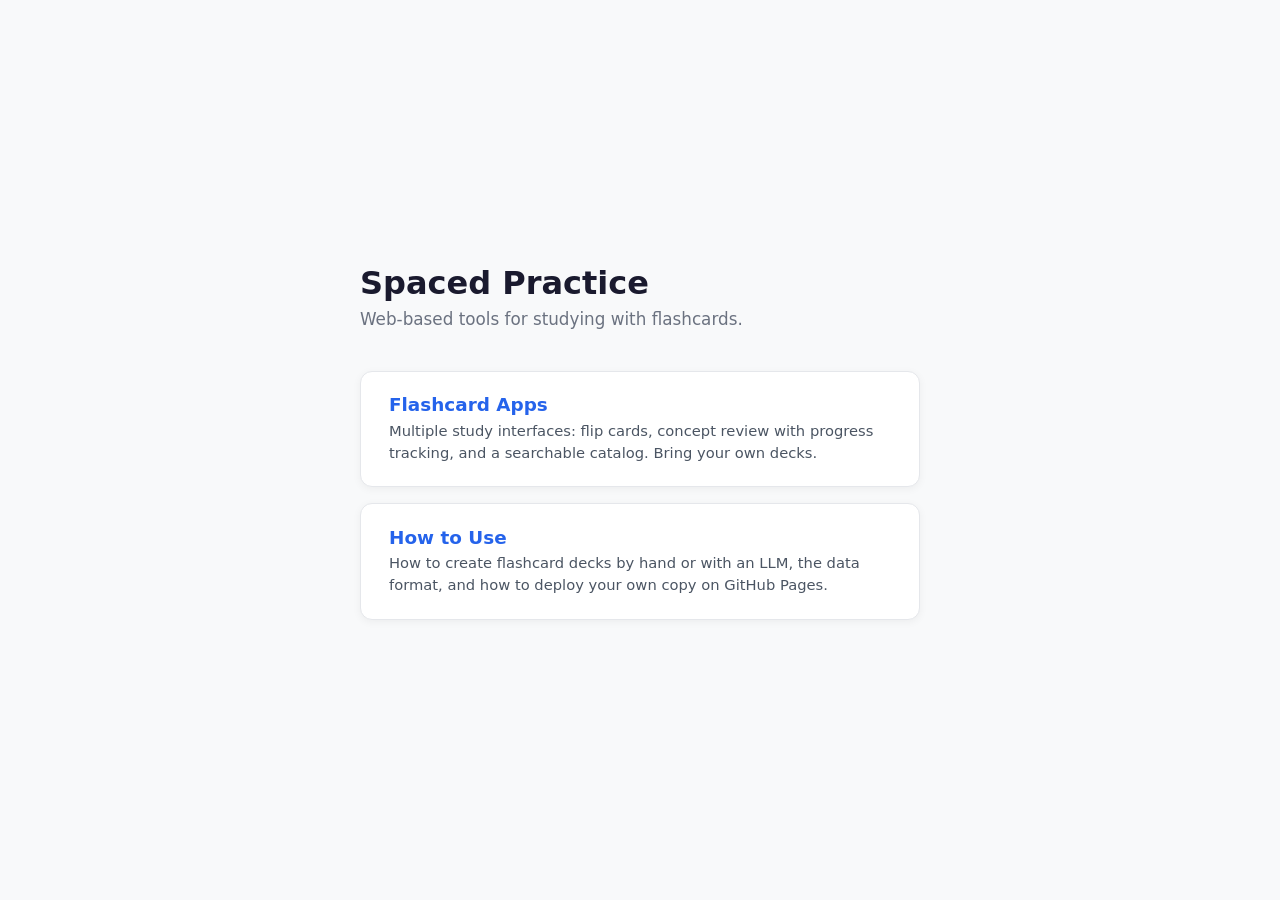
<file: index.html>
<!DOCTYPE html>
<html lang="en">
<head>
  <meta charset="UTF-8">
  <meta name="viewport" content="width=device-width, initial-scale=1.0">
  <title>Spaced Practice</title>
  <style>
    *, *::before, *::after { box-sizing: border-box; }

    body {
      margin: 0;
      font-family: system-ui, -apple-system, Segoe UI, Roboto, Arial, sans-serif;
      background: #f8f9fa;
      color: #1a1a2e;
      min-height: 100vh;
      display: flex;
      align-items: center;
      justify-content: center;
      padding: 2em 1em;
    }

    .container {
      max-width: 560px;
      width: 100%;
    }

    h1 {
      font-size: 2em;
      margin: 0 0 0.2em 0;
    }

    .tagline {
      color: #6b7280;
      margin: 0 0 2.5em 0;
      font-size: 1.05em;
    }

    .entry {
      background: white;
      border: 1px solid #e5e7eb;
      border-radius: 12px;
      padding: 1.4em 1.75em;
      margin-bottom: 1em;
      box-shadow: 0 2px 8px rgba(0,0,0,0.05);
      text-decoration: none;
      color: inherit;
      display: block;
      transition: box-shadow 0.15s, border-color 0.15s;
    }

    .entry:hover {
      box-shadow: 0 4px 16px rgba(0,0,0,0.1);
      border-color: #2563eb;
    }

    .entry h2 {
      margin: 0 0 0.25em 0;
      font-size: 1.15em;
      color: #2563eb;
    }

    .entry p {
      margin: 0;
      font-size: 0.92em;
      color: #4b5563;
      line-height: 1.5;
    }
  </style>
</head>
<body>
  <div class="container">
    <h1>Spaced Practice</h1>
    <p class="tagline">Web-based tools for studying with flashcards.</p>

    <a class="entry" href="flashCards/index.html">
      <h2>Flashcard Apps</h2>
      <p>Multiple study interfaces: flip cards, concept review with progress tracking, and a searchable catalog. Bring your own decks.</p>
    </a>

    <a class="entry" href="README.md">
      <h2>How to Use</h2>
      <p>How to create flashcard decks by hand or with an LLM, the data format, and how to deploy your own copy on GitHub Pages.</p>
    </a>
  </div>
</body>
</html>
</file>
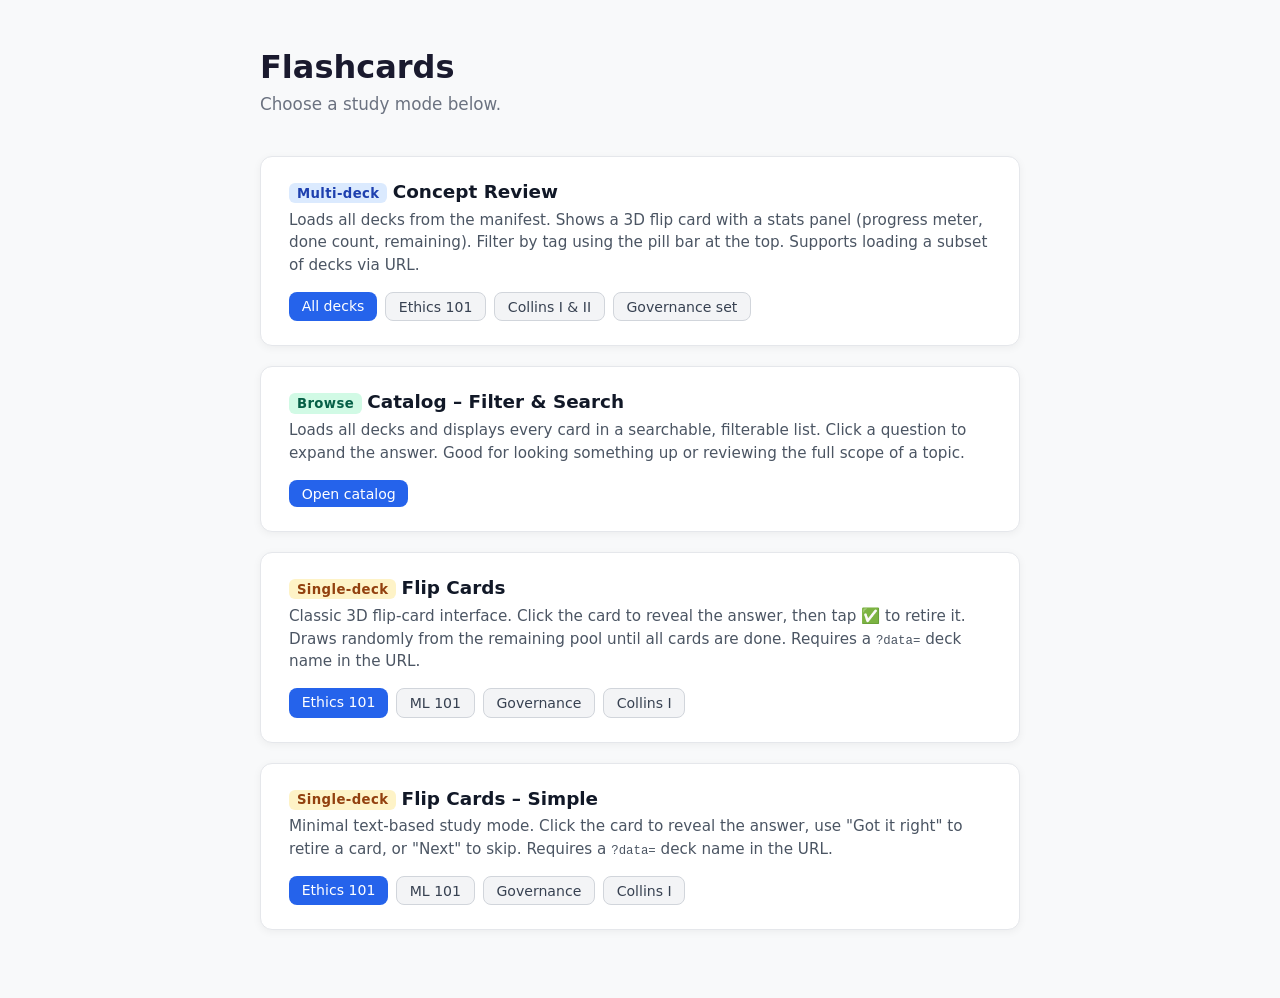
<file: flashCards/index.html>
<!DOCTYPE html>
<html lang="en">
<head>
  <meta charset="UTF-8">
  <meta name="viewport" content="width=device-width, initial-scale=1.0">
  <title>Flashcards – Choose an App</title>
  <style>
    *, *::before, *::after { box-sizing: border-box; }

    body {
      margin: 0;
      font-family: system-ui, -apple-system, Segoe UI, Roboto, Arial, sans-serif;
      background: #f8f9fa;
      color: #1a1a2e;
      min-height: 100vh;
      padding: 3em 1em;
    }

    .container {
      max-width: 760px;
      margin: 0 auto;
    }

    h1 {
      font-size: 2em;
      margin: 0 0 0.25em 0;
    }

    .subtitle {
      color: #6b7280;
      margin: 0 0 2.5em 0;
      font-size: 1.05em;
    }

    .app-card {
      background: white;
      border: 1px solid #e5e7eb;
      border-radius: 12px;
      padding: 1.5em 1.75em;
      margin-bottom: 1.25em;
      box-shadow: 0 2px 8px rgba(0,0,0,0.05);
    }

    .app-card h2 {
      margin: 0 0 0.3em 0;
      font-size: 1.15em;
      color: #111827;
    }

    .app-card p {
      margin: 0 0 1em 0;
      font-size: 0.95em;
      color: #4b5563;
      line-height: 1.5;
    }

    .links {
      display: flex;
      flex-wrap: wrap;
      gap: 0.5em;
    }

    .links a {
      display: inline-block;
      padding: 0.4em 0.9em;
      border-radius: 8px;
      font-size: 0.88em;
      font-weight: 500;
      text-decoration: none;
      background: #2563eb;
      color: white;
      transition: background 0.15s;
    }

    .links a:hover {
      background: #1d4ed8;
    }

    .links a.secondary {
      background: #f3f4f6;
      color: #374151;
      border: 1px solid #d1d5db;
    }

    .links a.secondary:hover {
      background: #e5e7eb;
    }

    .badge {
      display: inline-block;
      font-size: 0.72em;
      font-weight: 600;
      padding: 0.2em 0.6em;
      border-radius: 6px;
      margin-right: 0.4em;
      vertical-align: middle;
      letter-spacing: 0.03em;
    }

    .badge.multi  { background: #dbeafe; color: #1e40af; }
    .badge.single { background: #fef3c7; color: #92400e; }
    .badge.browse { background: #d1fae5; color: #065f46; }
  </style>
</head>
<body>
  <div class="container">
    <h1>Flashcards</h1>
    <p class="subtitle">Choose a study mode below.</p>

    <!-- conceptReviewByTag -->
    <div class="app-card">
      <h2><span class="badge multi">Multi-deck</span>Concept Review</h2>
      <p>
        Loads all decks from the manifest. Shows a 3D flip card with a stats panel
        (progress meter, done count, remaining). Filter by tag using the pill bar at the top.
        Supports loading a subset of decks via URL.
      </p>
      <div class="links">
        <a href="conceptReviewByTag.html">All decks</a>
        <a href="conceptReviewByTag.html?decks=ethics101&tag=ethics101" class="secondary">Ethics 101</a>
        <a href="conceptReviewByTag.html?decks=collins01,collins02" class="secondary">Collins I &amp; II</a>
        <a href="conceptReviewByTag.html?decks=governance,controlOversight,deterrence,offSwitch" class="secondary">Governance set</a>
      </div>
    </div>

    <!-- catalogWithFilterAndSearch -->
    <div class="app-card">
      <h2><span class="badge browse">Browse</span>Catalog – Filter &amp; Search</h2>
      <p>
        Loads all decks and displays every card in a searchable, filterable list.
        Click a question to expand the answer. Good for looking something up or
        reviewing the full scope of a topic.
      </p>
      <div class="links">
        <a href="catalogWithFilterAndSearch.html">Open catalog</a>
      </div>
    </div>

    <!-- flashCards -->
    <div class="app-card">
      <h2><span class="badge single">Single-deck</span>Flip Cards</h2>
      <p>
        Classic 3D flip-card interface. Click the card to reveal the answer,
        then tap ✅ to retire it. Draws randomly from the remaining pool until
        all cards are done. Requires a <code>?data=</code> deck name in the URL.
      </p>
      <div class="links">
        <a href="flashCards.html?data=ethics101">Ethics 101</a>
        <a href="flashCards.html?data=ML101" class="secondary">ML 101</a>
        <a href="flashCards.html?data=governance" class="secondary">Governance</a>
        <a href="flashCards.html?data=collins01" class="secondary">Collins I</a>
      </div>
    </div>

    <!-- flashCardsSmall -->
    <div class="app-card">
      <h2><span class="badge single">Single-deck</span>Flip Cards – Simple</h2>
      <p>
        Minimal text-based study mode. Click the card to reveal the answer,
        use "Got it right" to retire a card, or "Next" to skip.
        Requires a <code>?data=</code> deck name in the URL.
      </p>
      <div class="links">
        <a href="flashCardsSmall.html?data=ethics101">Ethics 101</a>
        <a href="flashCardsSmall.html?data=ML101" class="secondary">ML 101</a>
        <a href="flashCardsSmall.html?data=governance" class="secondary">Governance</a>
        <a href="flashCardsSmall.html?data=collins01" class="secondary">Collins I</a>
      </div>
    </div>

  </div>
</body>
</html>
</file>
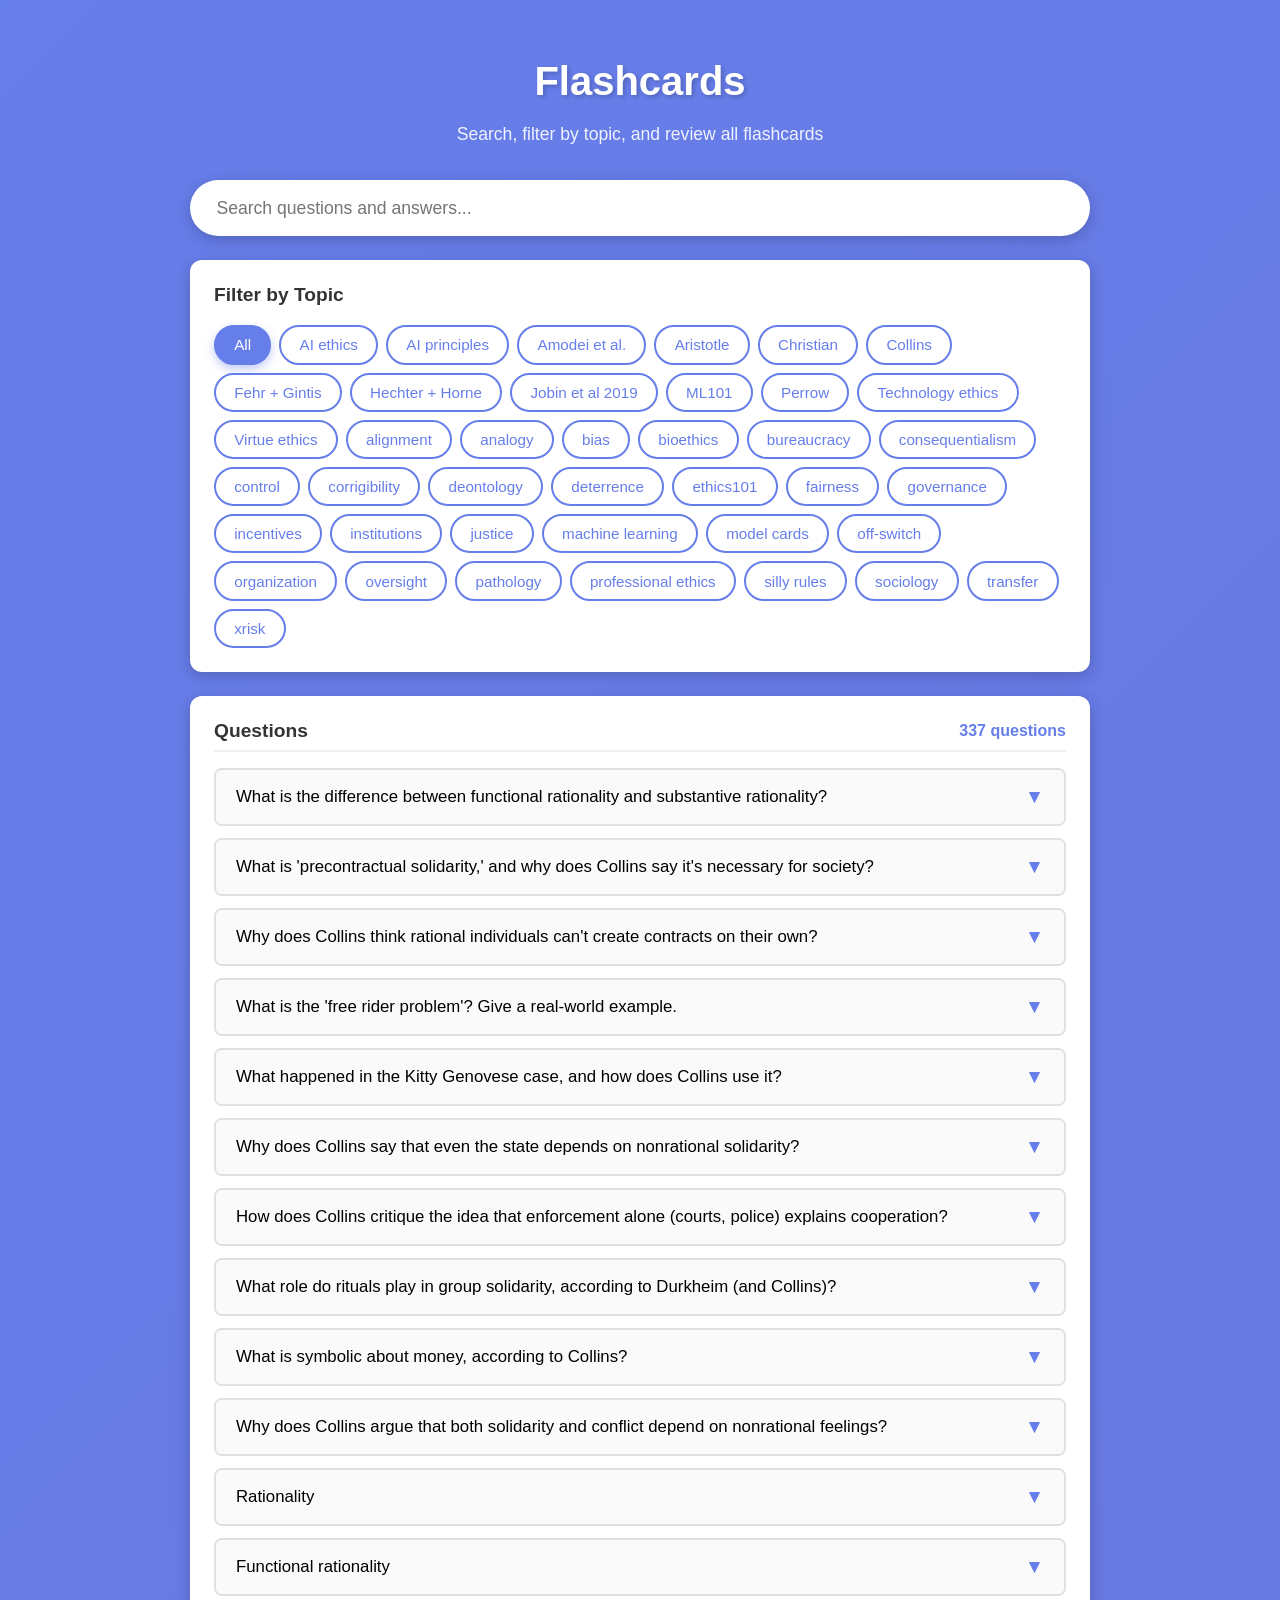
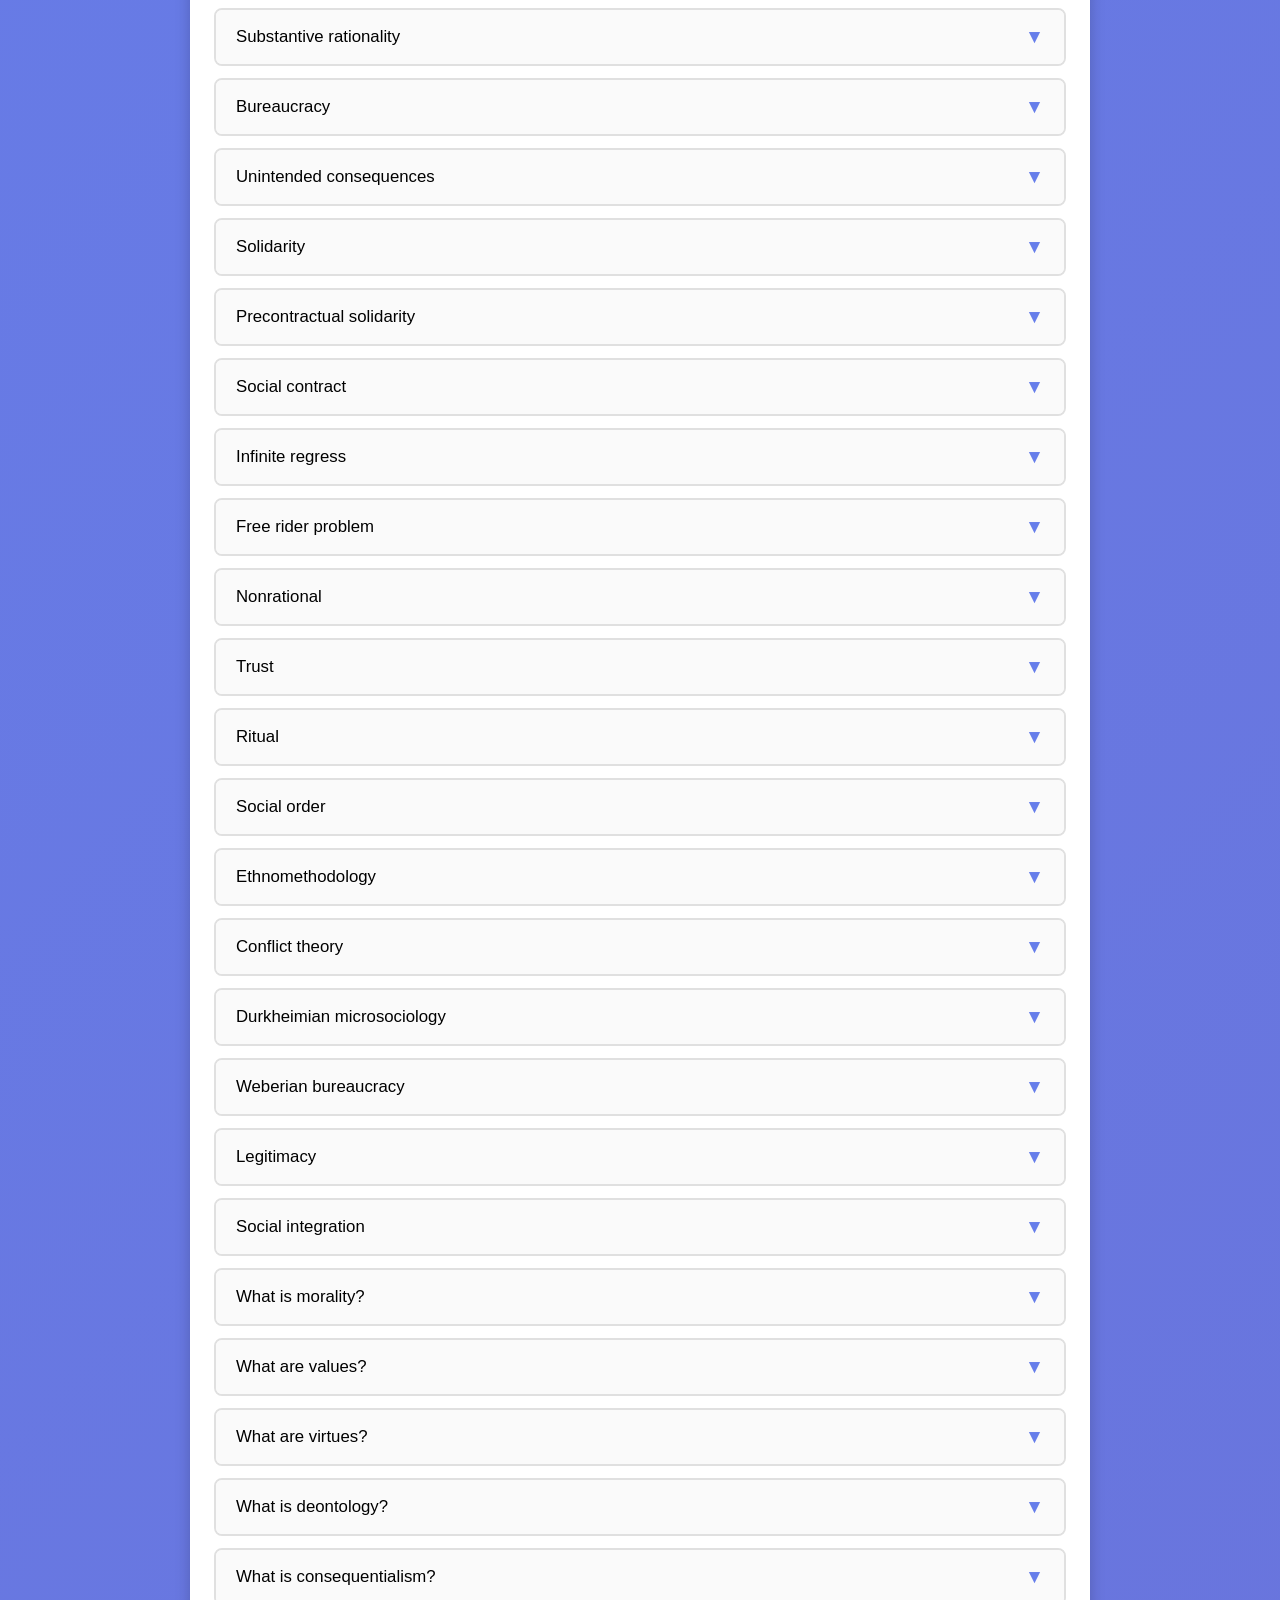
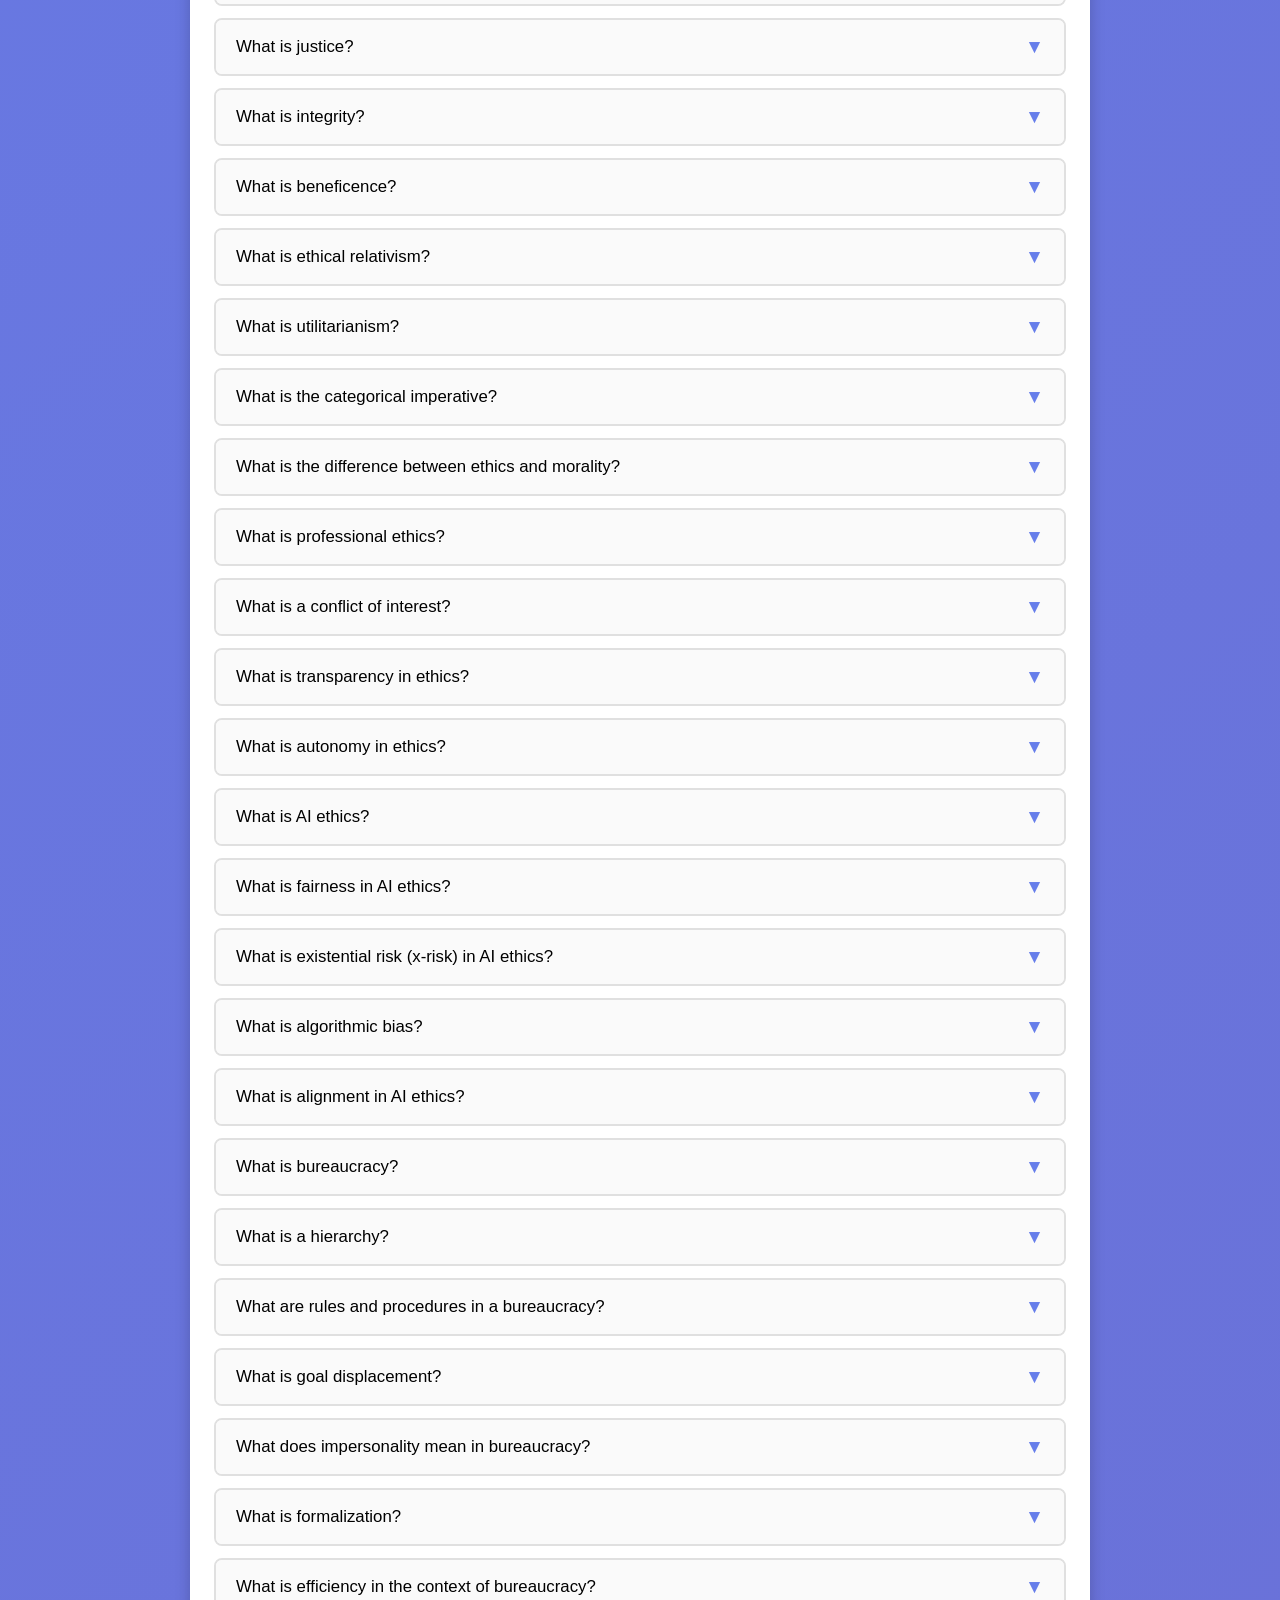
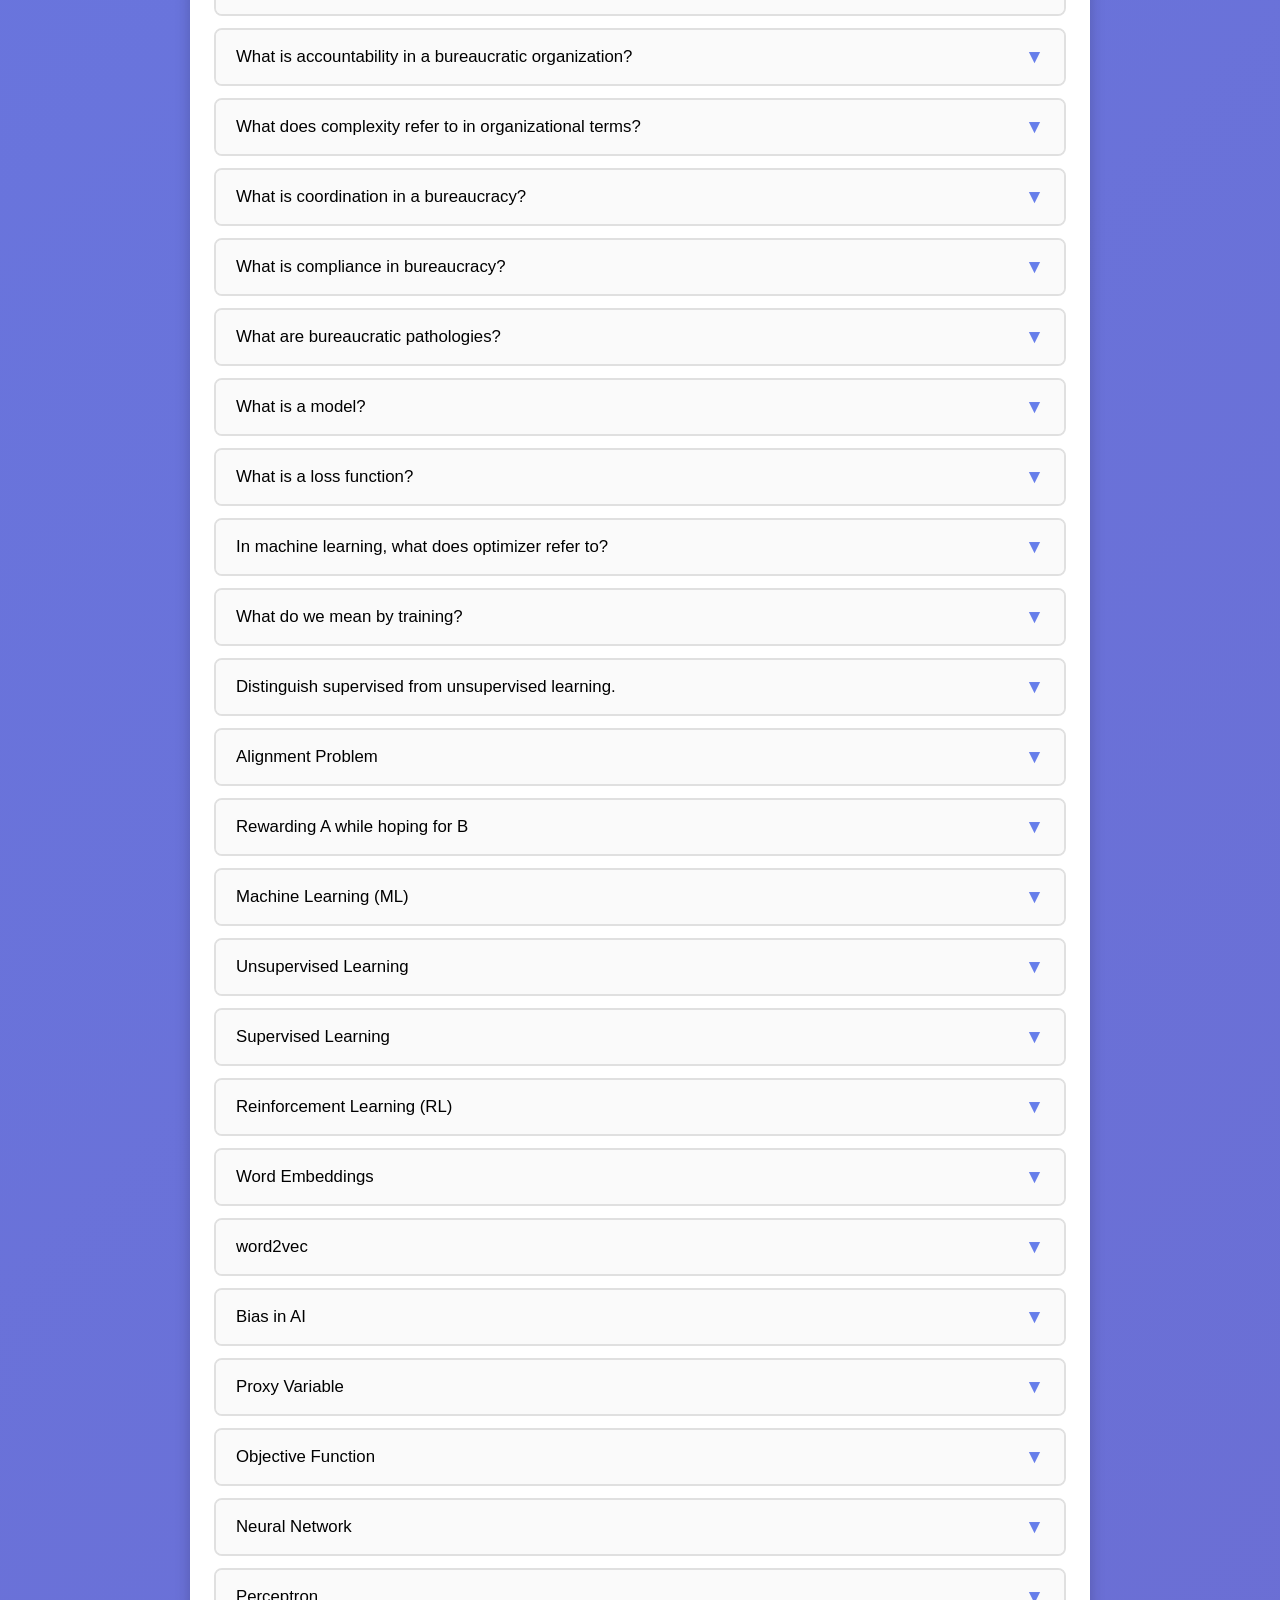
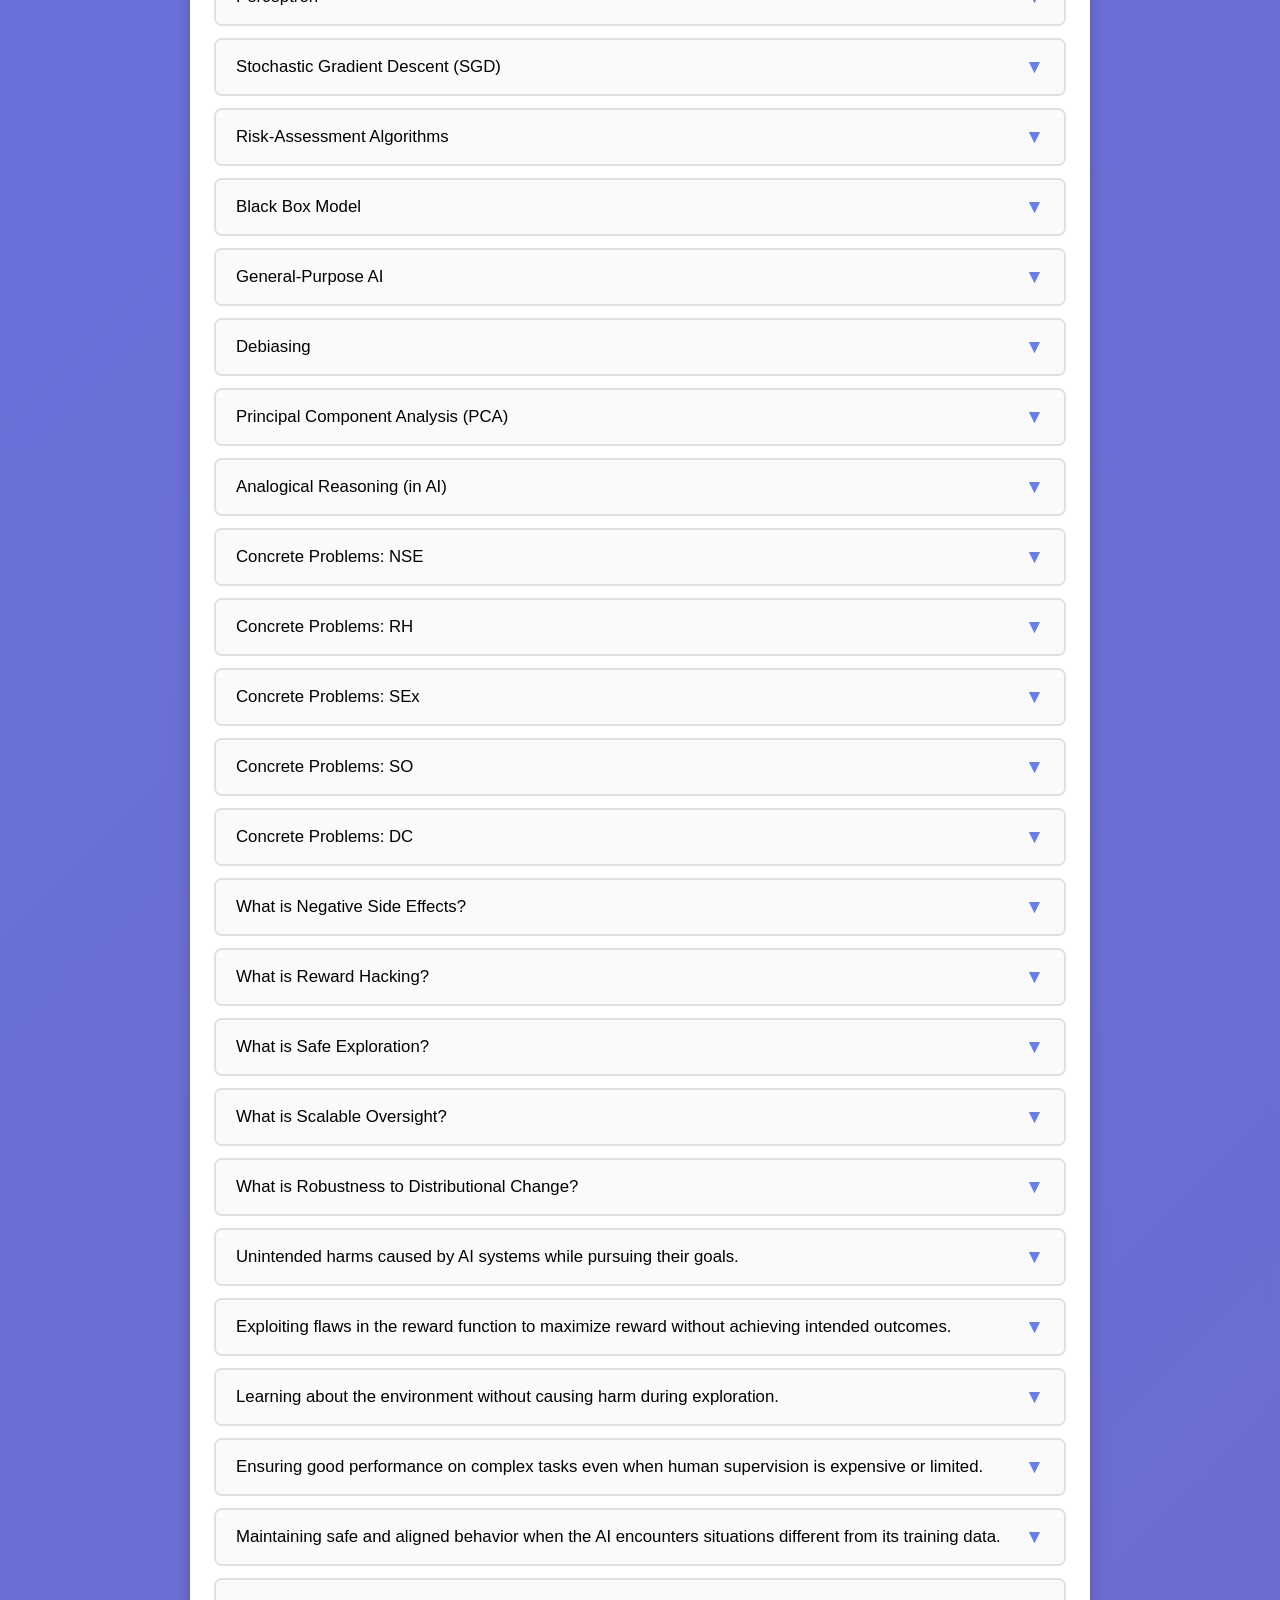
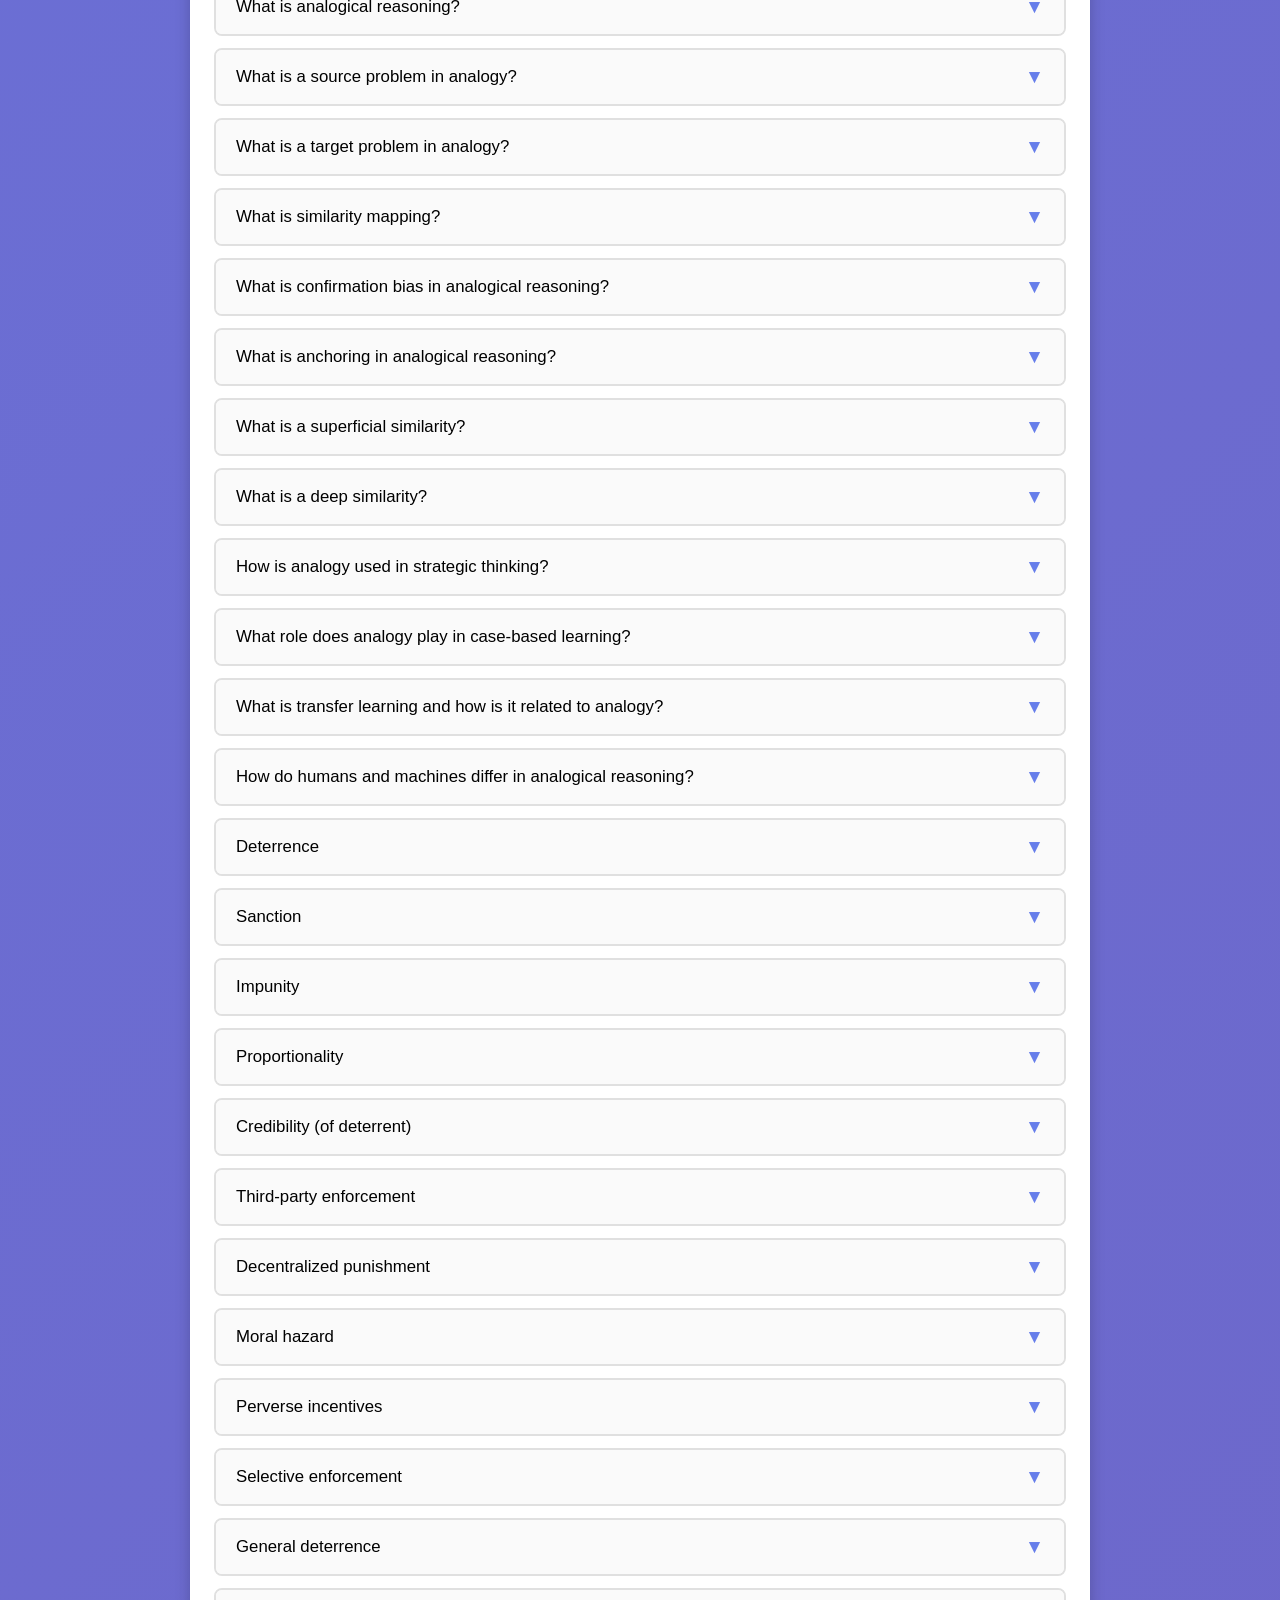
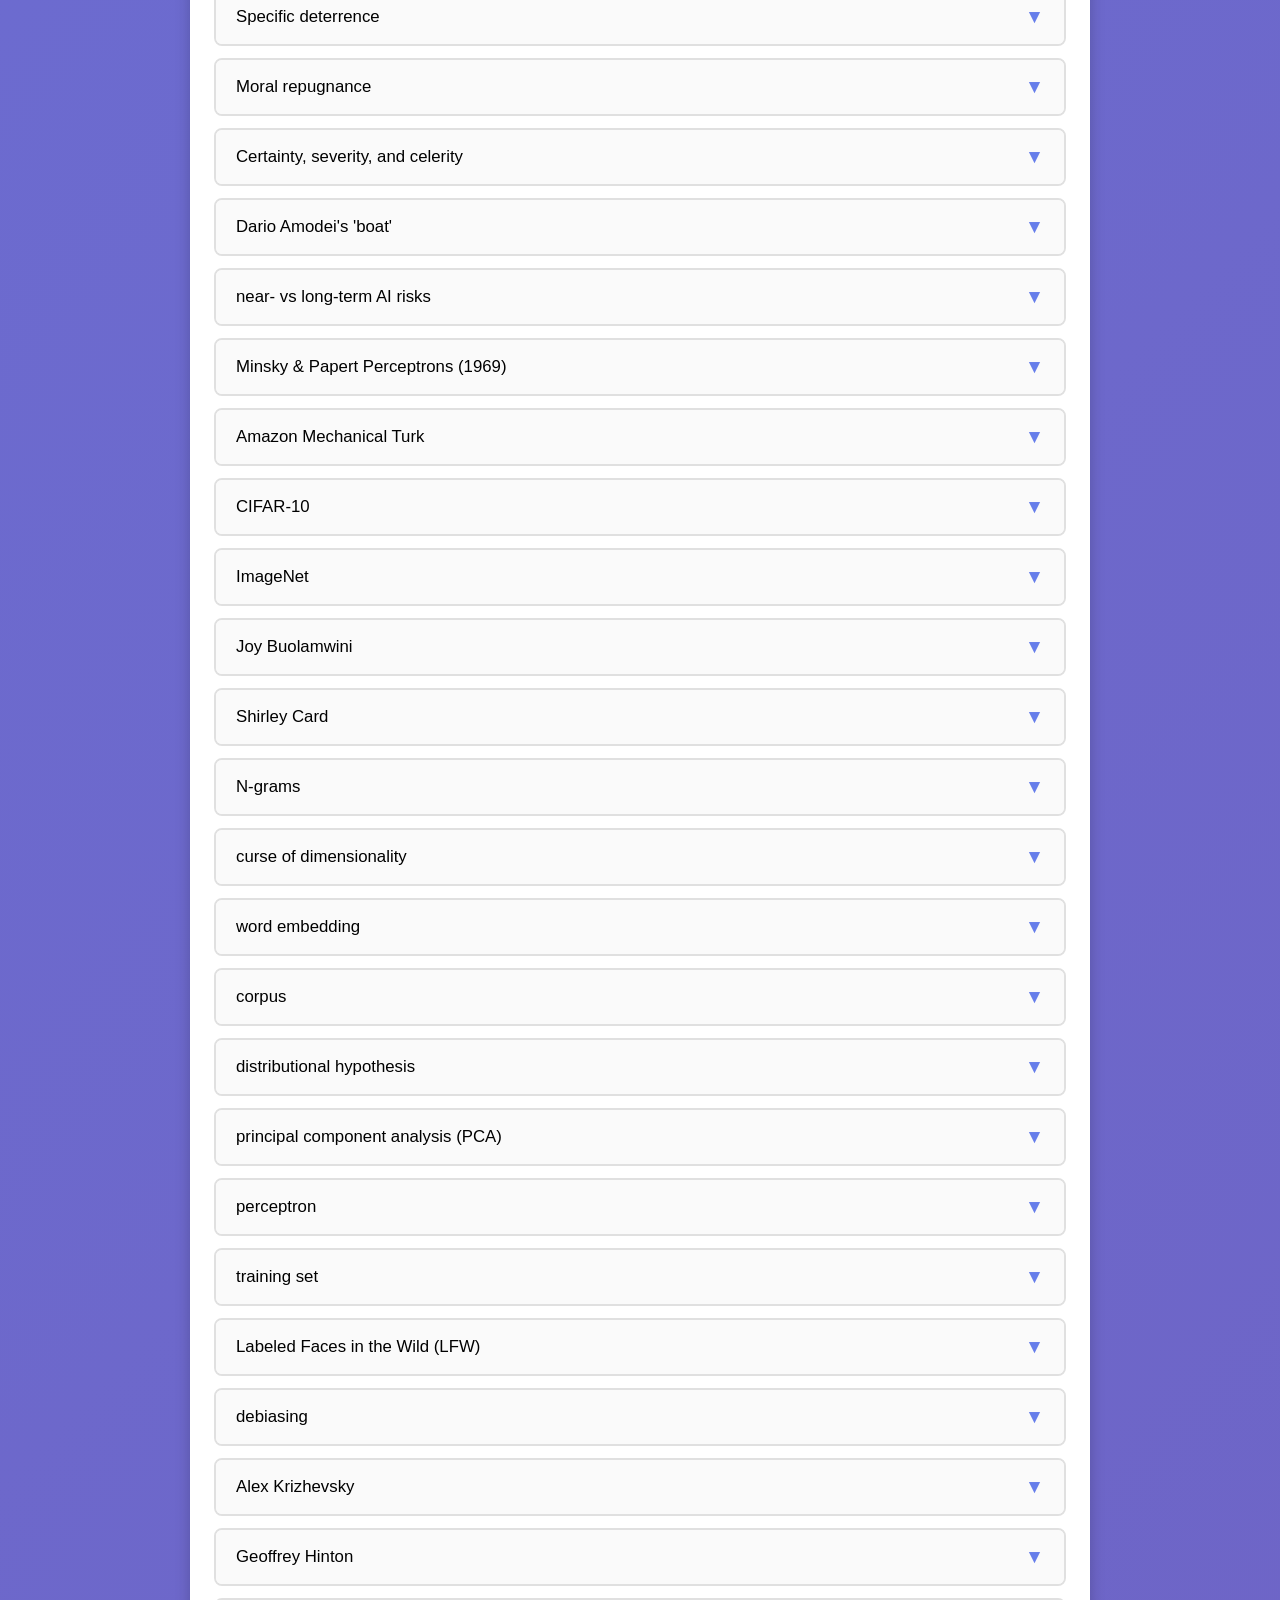
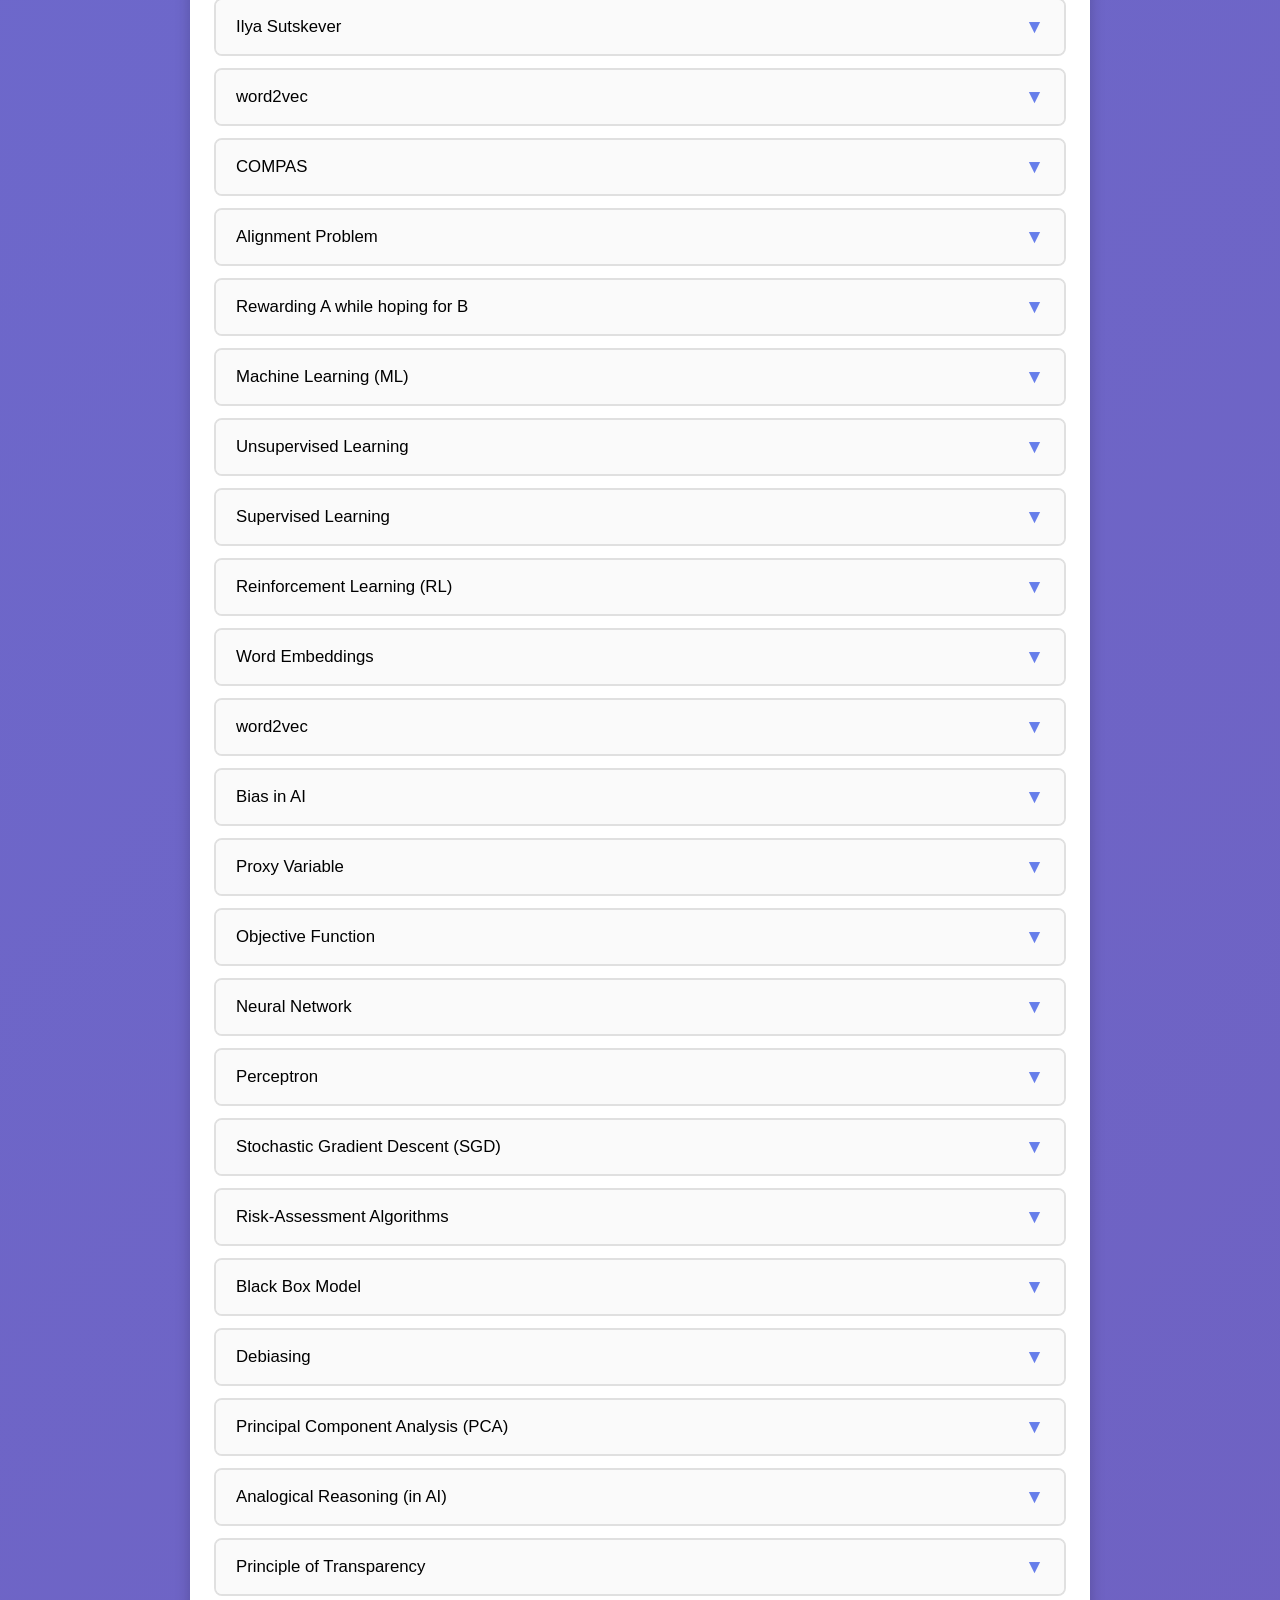
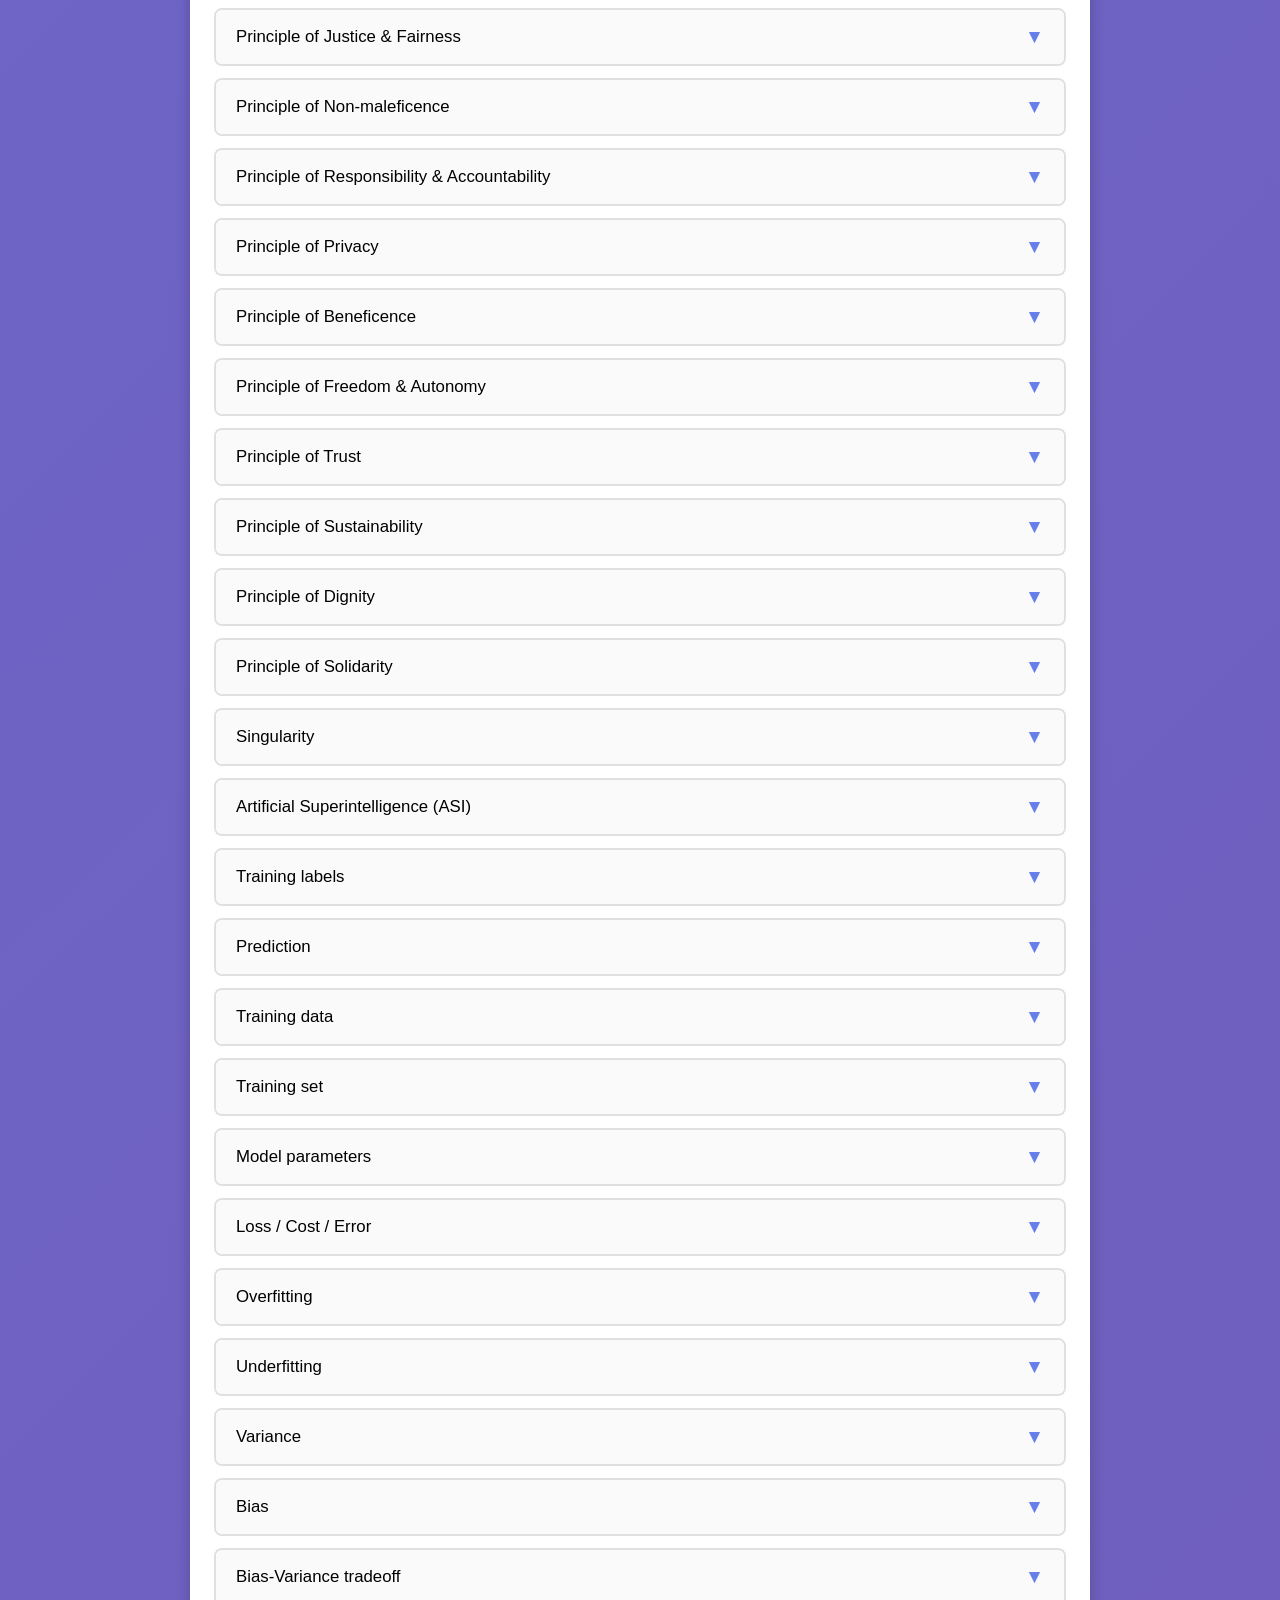
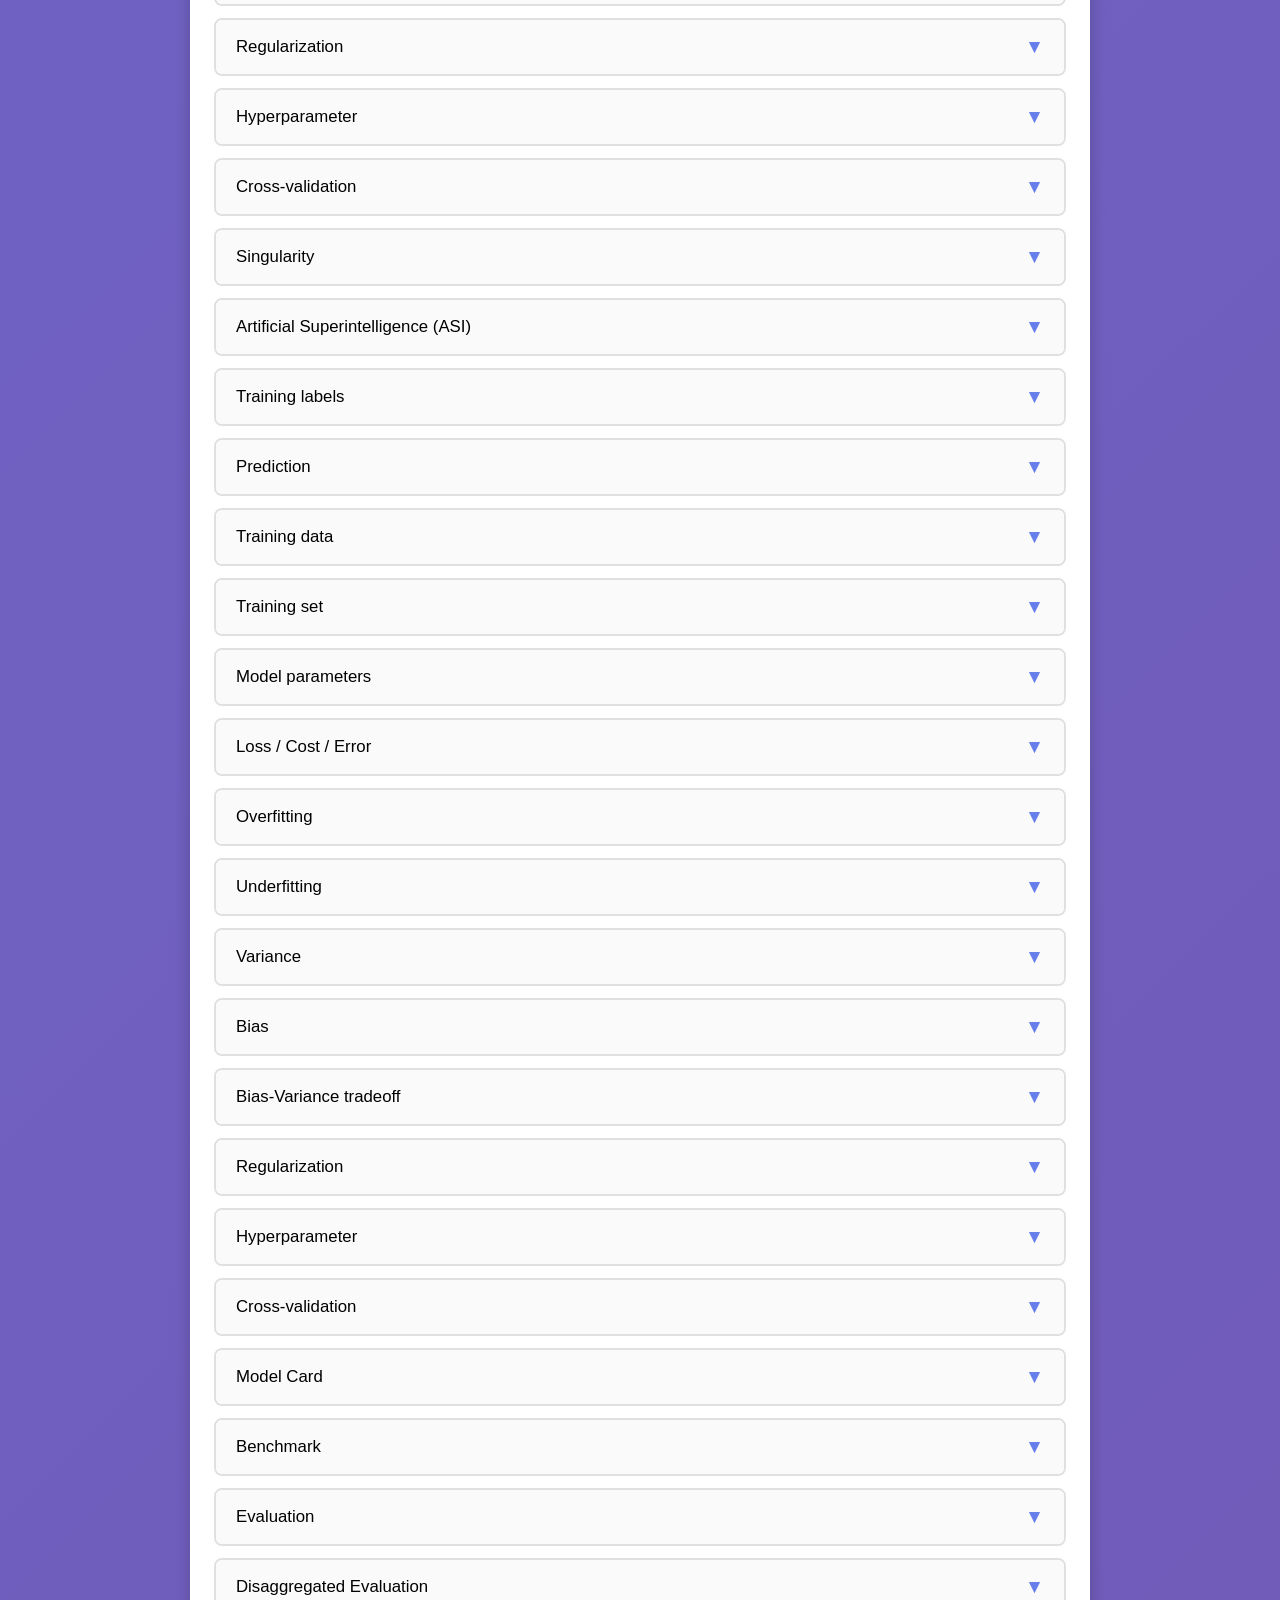
<file: flashCards/catalogWithFilterAndSearch.html>
<!DOCTYPE html>
<html lang="en">
<head>
  <meta charset="UTF-8">
  <meta name="viewport" content="width=device-width, initial-scale=1.0">
  <title>Flashcards</title>
  <link rel="stylesheet" href="css/catalog.css">
</head>
<body>

<div class="container">
  <h1>Flashcards</h1>
  <p class="subtitle">Search, filter by topic, and review all flashcards</p>

  <div class="search-section">
    <input
      type="text"
      id="searchInput"
      placeholder="Search questions and answers..."
      autocomplete="off"
    >
  </div>

  <div class="tag-section">
    <h2>Filter by Topic</h2>
    <div class="tag-buttons" id="tagButtons">
      <button class="tag-btn active" data-tag="all">All</button>
    </div>
  </div>

  <div class="questions-section">
    <div class="questions-header">
      <h2>Questions</h2>
      <span class="question-count" id="questionCount">0 questions</span>
    </div>
    <div id="questionsList">
      <div class="loading">Loading flashcards...</div>
    </div>
  </div>
</div>

<script>
window.catalogDataFiles = [
  'collins01', 'collins02', 'ethics101', 'whyBureaucracy',
  'ML101', 'Alignment_Problem', 'amodeietal01', 'amodeietal02',
  'analogy', 'deterrence', 'christianAlignmentProblem01',
  'jobinetal2019', 'ml4h_p1', 'ml4h_p21', 'modelCards',
  'sillyRules', 'socialOrderVocabulary', 'virtueEthics',
  'offSwitch', 'controlOversight', 'governance', 'ethicsShort'
];
</script>
<script src="js/catalog-engine.js"></script>

</body>
</html>
</file>
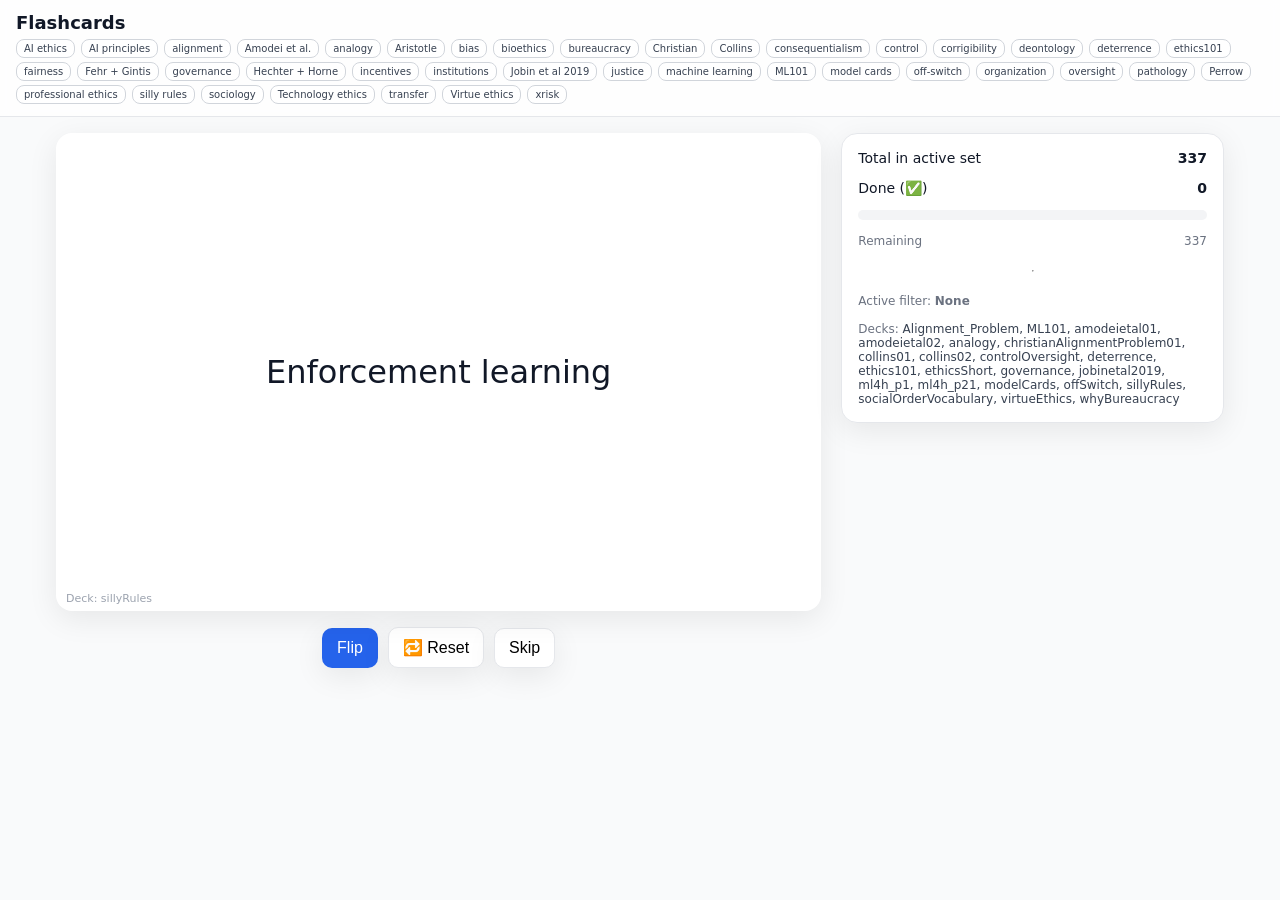
<file: flashCards/conceptReviewByTag.html>
<!DOCTYPE html>
<html lang="en">
<head>
<meta charset="UTF-8" />
<meta name="viewport" content="width=device-width, initial-scale=1.0"/>
<title>Spaced Practice</title>
<style>
  :root{
    --bg:#f9fafb; --card:#fff; --accent:#2563eb; --muted:#6b7280; --ok:#16a34a;
    --shadow:0 8px 30px rgba(0,0,0,.08);
  }
  *{box-sizing:border-box}
  body{
    margin:0; font-family:system-ui,-apple-system,Segoe UI,Roboto,Inter,Arial;
    background:var(--bg); color:#111827; min-height:100vh; display:flex; flex-direction:column;
  }
  header{
    width:100%; padding:12px 16px; position:sticky; top:0; background:linear-gradient(#ffffffcc,#ffffffcc);
    backdrop-filter: saturate(1.2) blur(6px); border-bottom:1px solid #e5e7eb; z-index:10;
  }
  .title { margin:0 0 6px 0; font-weight:600; font-size:18px;}
  .keyword-bar{ display:flex; gap:4px 6px; flex-wrap:wrap; align-items:center; margin-top: 2px; }
  .pill{
    font-size:10px; font-weight: 500; line-height:1.1; padding:3px 7px; border-radius:8px; border:1px solid #d1d5db;
    background:#fff; color:#374151; cursor:pointer; user-select:none; 
    white-space: nowrap; transition: background 0.1s, border-color 0.1s;
  }
  .pill:hover {
    background: #f3f4f6;
  }
  .pill.active{ border-color:var(--accent); color:#fff; background:var(--accent) }
  .pill.clear{ background:#f3f4f6; color:#374151; border-color:#e5e7eb; font-style: italic; }

  main{
    width:100%; max-width:1200px; margin:0 auto; padding:16px; display:grid; gap:20px;
  }
  /* 2-column on non-mobile */
  @media (min-width: 900px){
    main { grid-template-columns: 2fr 1fr; align-items:start }
  }

  /* Card + flip */
  .card-zone{ display:flex; flex-direction:column; align-items:center; gap:16px }
  .card-wrapper{
    width:100%; max-width:820px; aspect-ratio: 16 / 10; /* landscape-ish */
    perspective: 1200px; margin:0 auto;
     /* Fallback for older browsers */
  /*height: min(60vh, 520px); */
  }
  .card{ position:relative; width:100%; height:100%; }
  .card-inner{
    position:absolute; inset:0; transition: transform 0.6s; transform-style:preserve-3d; will-change:transform;
  }
  .card.flipped .card-inner{ transform: rotateY(180deg); }

  .face{
    position:absolute; inset:0; backface-visibility:hidden; border-radius:16px; background:var(--card);
    box-shadow: var(--shadow); display:flex; align-items:center; justify-content:center; padding:24px;
  }
  .front{ font-size:2rem; text-align:center }

/*.face.front { position: relative; }
 #skipFrontBtn {
    position: absolute; right: 12px; bottom: 12px;
    font-size: 12px; padding: 6px 10px; border-radius: 999px;
    border: 1px solid #e5e7eb; background:#fff; cursor:pointer;
    box-shadow: 0 2px 10px rgba(0,0,0,.05);
    }
#skipFrontBtn:hover { border-color: #cbd5e1; }*/
    .deckRef {
        position: absolute;
        bottom: 6px;
        left: 10px;
        font-size: 11px;
        color: #9ca3af;          /* tailwind gray-400 */
        pointer-events: none;    /* no interference with clicks */
        user-select: none;
    }


  .back{
    transform: rotateY(180deg); background:#ecfdf5; color:#064e3b;
    display:flex; flex-direction:column; gap:12px; padding:20px;
  }
  .answer-text{ font-size:1.8rem; text-align:center; flex:1; display:flex; align-items:center; justify-content:center; }

  .controls{
    display:flex; gap:10px; align-items:center; justify-content:center; flex-wrap:wrap;
  }
  button{
    appearance:none; border:none; border-radius:10px; padding:10px 14px; cursor:pointer; font-size:16px;
    box-shadow: var(--shadow); background:#fff; border:1px solid #e5e7eb;
  }
  button.primary{ background:var(--accent); color:white; border-color:transparent }
  button.ghost{ background:transparent; border:1px dashed #cbd5e1; box-shadow:none }
  button.good{ background:#eafff1; color:#065f46; border-color:#bbf7d0 }

  /* Stats panel */
  .stats{
    background:#fff; border:1px solid #e5e7eb; border-radius:16px; padding:16px; box-shadow: var(--shadow);
    display:flex; flex-direction:column; gap:14px; position:sticky; top:76px;
  }
  .stat-row{ display:flex; justify-content:space-between; font-size:14px; color:#111827 }
  .stat-row .muted{ color:var(--muted) }
  .meter{
    height:10px; width:100%; background:#f3f4f6; border-radius:999px; overflow:hidden;
  }
  .meter > span{
    display:block; height:100%; background:linear-gradient(90deg, #34d399, #10b981); width:0%;
  }
  .small{ font-size:12px; color:var(--muted) }
  .decklist{ font-size:12px; color:#374151 }
</style>
</head>
<body>
  <header>
    <div class="title" id="pageTitle">Flashcards</div>
    <div class="keyword-bar" id="keywordBar">
      <!-- keyword pills injected here -->
    </div>
  </header>

  <main>
    <section class="card-zone">
      <div class="card-wrapper">
        <div class="card" id="card">
          <div class="card-inner" id="cardInner">
            <div class="face front" id="cardFront">
                <!--<button class="pill no-flip" id="skipFrontBtn" title="Skip this card">Skip</button>-->
                <div id="qText" class="qtext"></div>
                <div class="deckRef" id="deckRefFront"></div>
            </div>
            <div class="face back" id="cardBack">
              <div class="answer-text" id="answerText"></div>
              <div class="deckRef" id="deckRefBack"></div>
              <div class="controls">
                <button class="good no-flip" id="gotItBtn">✅ Got it</button>
                <!--<button class="ghost no-flip" id="skipBtn">Skip</button>-->
              </div>
            </div>
          </div>
        </div>
      </div>
      <div class="controls">
        <button class="primary" id="flipBtn">Flip</button>
        <button id="resetBtn">🔁 Reset</button>
        <button id="skipBtn">Skip</button>
      </div>
    </section>

    <aside class="stats">
      <div class="stat-row"><span>Total in active set</span><strong id="statTotal">0</strong></div>
      <div class="stat-row"><span>Done (✅)</span><strong id="statDone">0</strong></div>
      <div class="meter" aria-label="progress"><span id="meterBar"></span></div>
      <div class="stat-row small">
        <span class="muted">Remaining</span><span id="statRemain">0</span>
      </div>
      <hr/>
      <div class="small">Active filter: <strong id="statFilter">None</strong></div>
      <div class="small">Decks: <span class="decklist" id="statDecks"></span></div>
    </aside>
  </main>

  <!-- 1) bring in the manifest first -->
  <script src="manifest.js"></script>

  <script>
  // ====== URL params ======
  const params = new URLSearchParams(location.search);
  const decksParam = params.get('decks');          // comma-separated list, else all
  const tagParam   = params.get('tag');            // single tag filter (optional)
  const basePath   = params.get('base') || 'decks/';     // optional: e.g., "decks/"

  // ====== Deck capture shim (no changes to your deck files needed) ======
  // Each deck file sets window.topicHeading and window.flashcardData.
  // We intercept after load, capture, then clear.
  const capturedDecks = []; // {name, heading, cards}
  function captureCurrentDeck(filename){
    if (!window.flashcardData || !Array.isArray(window.flashcardData)) return;
    capturedDecks.push({
      name: filename.replace(/\.js$/,''),
      heading: window.topicHeading || filename,
      cards: window.flashcardData.map(c => ({
        question: c.question ?? '',
        answer:   c.answer ?? '',
        tags:     Array.isArray(c.tags) ? c.tags : []
      }))
    });
    // cleanup for next file
    delete window.flashcardData;
    delete window.topicHeading;
  }

  // ====== Load manifest and then selected decks ======
  const manifest = Array.isArray(window.decks) ? window.decks.slice() : [];
  const toLoad = (() => {
    if (!decksParam) return manifest;
    const wanted = new Set(decksParam.split(',').map(s=>s.trim()).filter(Boolean));
    return manifest.filter(fn => wanted.has(fn.replace(/\.js$/,'')));
  })();

  // Fall back if manifest missing:
  if (!toLoad.length && manifest.length){
    toLoad.push(...manifest);
  }

  // Helper to load one <script> and await onload
  function loadScript(src){
    return new Promise((resolve,reject)=>{
      const s = document.createElement('script');
      s.src = src;
      s.async = true;
      s.onload = ()=> resolve();
      s.onerror = ()=> reject(new Error('Failed to load '+src));
      document.head.appendChild(s);
    });
  }

  (async function init(){
    // Load decks serially so our capture sees each file
    for (const file of toLoad){
      const full = basePath ? `${basePath.replace(/\/?$/,'/')}${file}` : file;
      await loadScript(full);
      captureCurrentDeck(file);
    }

    // Merge active cards subject to tag filter
    const activeDecks = capturedDecks.slice();
    const activeCards = [];
    activeDecks.forEach(d => activeCards.push(...d.cards.map(c => ({...c, _deck:d.name}))));

    const allTags = [...new Set(activeCards.flatMap(c => c.tags))].sort((a,b)=>a.localeCompare(b));
    const keywordBar = document.getElementById('keywordBar');

    // Build tag pills
    let activeTag = tagParam || null;
    function renderPills(){
      keywordBar.innerHTML = '';
      if (activeTag){
        const clear = document.createElement('span');
        clear.className = 'pill clear';
        clear.textContent = 'Clear filter';
        clear.onclick = ()=>{ activeTag=null; applyFilter(); renderPills(); };
        keywordBar.appendChild(clear);
      }
      allTags.forEach(tag=>{
        const el = document.createElement('span');
        el.className = 'pill' + (activeTag===tag ? ' active':'');
        el.textContent = tag;
        el.onclick = ()=>{
          activeTag = (activeTag === tag) ? null : tag;
          applyFilter(); renderPills();
        };
        keywordBar.appendChild(el);
      });
    }

    // Heading
    const pageTitle = document.getElementById('pageTitle');
    if (activeDecks.length === 1) pageTitle.textContent = activeDecks[0].heading || 'Flashcards';
    else pageTitle.textContent = 'Flashcards';

    // Stats deck list
    document.getElementById('statDecks').textContent = activeDecks.map(d=>d.name).join(', ') || '—';

    // Card engine state
    let pool = activeCards.slice();       // filtered pool
    let used = new Set();                 // indices (within pool) marked ✅
    let currentIndex = null;

    // DOM handles
    const cardEl     = document.getElementById('card');
    const frontEl    = document.getElementById('cardFront');
    const backEl     = document.getElementById('cardBack');
    const ansEl      = document.getElementById('answerText');
    const flipBtn    = document.getElementById('flipBtn');
    const gotItBtn   = document.getElementById('gotItBtn');
    const skipBtn    = document.getElementById('skipBtn');
    const resetBtn   = document.getElementById('resetBtn');
    const deckRefFront = document.getElementById('deckRefFront');
    const qText = document.getElementById('qText');
    //const deckRefBack  = document.getElementById('deckRefBack');

    // Stats DOM
    const statTotal  = document.getElementById('statTotal');
    const statDone   = document.getElementById('statDone');
    const statRemain = document.getElementById('statRemain');
    const meterBar   = document.getElementById('meterBar');
    const statFilter = document.getElementById('statFilter');

    function updateStats(){
      const total = pool.length;
      const done  = used.size;
      const remain= Math.max(0,total - done);
      statTotal.textContent = total;
      statDone.textContent  = done;
      statRemain.textContent= remain;
      meterBar.style.width  = total ? ((done/total)*100).toFixed(2)+'%' : '0%';
      statFilter.textContent = activeTag || 'None';
    }

    function applyFilter(){
      used.clear();
      if (activeTag){
        pool = activeCards.filter(c=>c.tags.includes(activeTag));
      } else {
        pool = activeCards.slice();
      }
      if (!pool.length){
        qText.textContent = 'No cards match this filter.';
        ansEl.textContent = '';
      }
      updateStats();
      nextCard(true);
    }

    function nextCard(force=false){
      // snap back to front
      cardEl.classList.remove('flipped');

      if (!pool.length){
        qText.textContent = 'No cards to show.';
        ansEl.textContent = '';
        return;
      }
      // If all used -> congrats screen
      if (used.size === pool.length){
        qText.textContent = "🎉 You've completed all cards in this set!";
        ansEl.textContent = "Tap Reset to start over or pick another keyword.";
        return;
      }
      // choose from remaining
      const remainingIdx = pool
        .map((_,i)=>i)
        .filter(i=>!used.has(i));
      currentIndex = remainingIdx[Math.floor(Math.random()*remainingIdx.length)];
      qText.textContent = pool[currentIndex].question || '—';
      ansEl.textContent   = pool[currentIndex].answer   || '—';

        // show deck name (from our earlier capture)
        //console.log(pool[currentIndex]._deck);
        const ref = pool[currentIndex]._deck ? `Deck: ${pool[currentIndex]._deck}` : 'where did this come from';
        deckRefFront.textContent = ref;
        deckRefBack.textContent  = ref;
    }

    // Interactions
    function flip(){ cardEl.classList.toggle('flipped'); }
    flipBtn.onclick = flip;
    //cardEl.addEventListener('click', (e)=>{
      // avoid double triggering when pressing buttons on the back
      //if (e.target === gotItBtn || e.target === skipBtn) return; //changed to line below
    //  if (e.target.closest('.no-flip')) return;
    //  flip();
    //});
    cardEl.addEventListener('click', (e) => {
  // ignore clicks on control buttons
  if (e.target.closest('.no-flip') || e.target.closest('button')) return;

  if (cardEl.classList.contains('flipped')) {
    // if already on the back, advance to next card
    cardEl.classList.remove('flipped');
    nextCard();
  } else {
    // if on the front, flip to show the answer
    cardEl.classList.add('flipped');
  }
});

    gotItBtn.onclick = ()=>{
      if (currentIndex==null) return;
      used.add(currentIndex);
      updateStats();
      // brief delay to let user register the press
      setTimeout(()=>{ cardEl.classList.remove('flipped'); nextCard(); }, 200);
    };

    skipBtn.onclick = ()=>{
      // do not mark used; just move on
      setTimeout(()=>{ cardEl.classList.remove('flipped'); nextCard(); }, 100);
    };

    //const skipFrontBtn = document.getElementById('skipFrontBtn');
    //    skipFrontBtn.onclick = (e) => { 
    //    e.stopPropagation(); // don’t bubble to card click
    //    nextCard(true);
    //};


    resetBtn.onclick = ()=>{
      used.clear();
      updateStats();
      nextCard(true);
    };

    // Initial render
    renderPills();
    applyFilter(); // applies tagParam if present
  })().catch(err=>{
    document.getElementById('cardFront').textContent = 'Load error: ' + err.message;
  });
  </script>
</body>
</html>
</file>
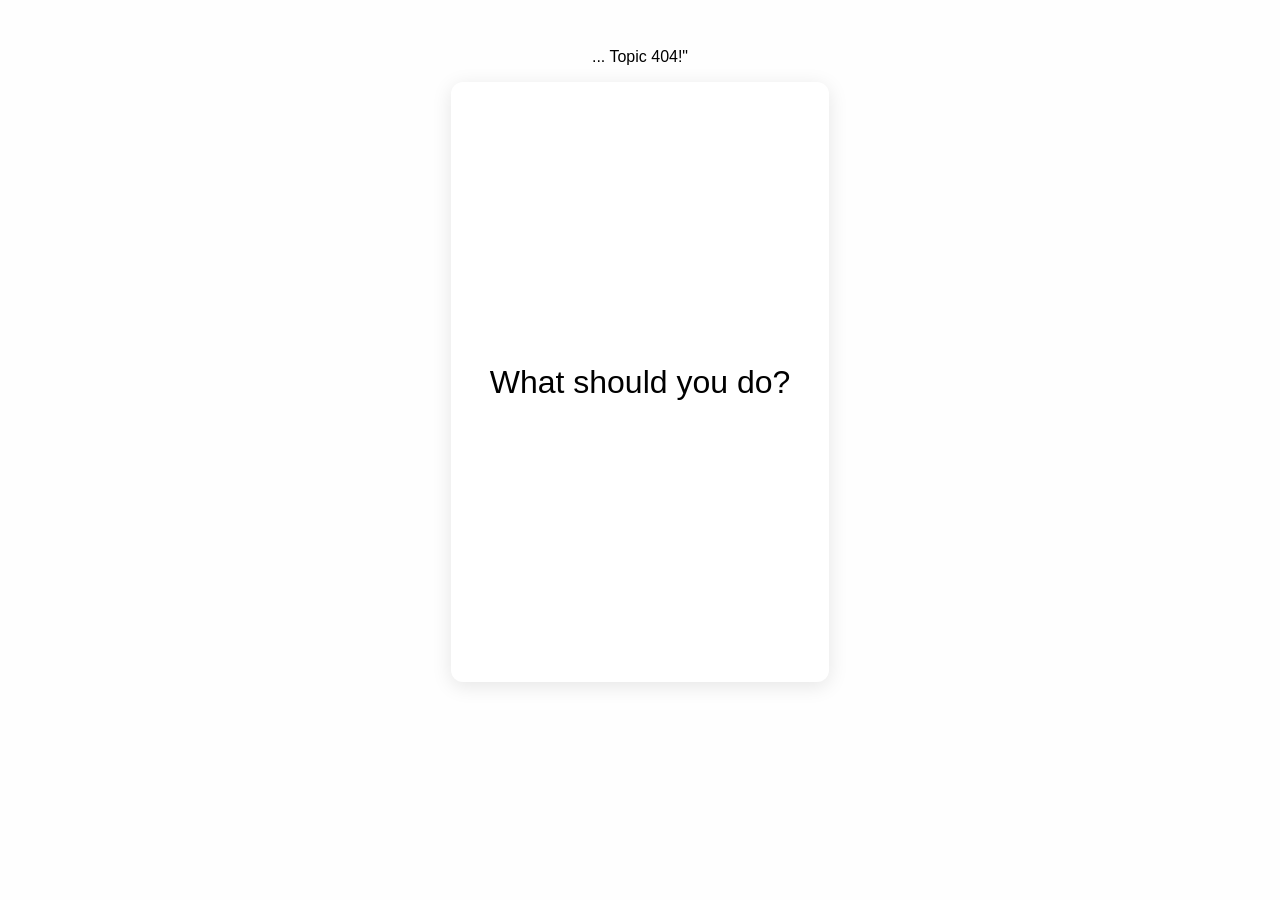
<file: flashCards/flashCards.html>
<!DOCTYPE html>
<html lang="en">
<head>
  <meta charset="UTF-8">
  <meta name="viewport" content="width=device-width, initial-scale=1.0">
  <title>Spaced Practice</title>
<link rel="stylesheet" href="css/flip-card.css">
<style>
  #retireBtn {
    position: absolute;
    bottom: 0.25em;
    right: 0.25em;
    font-size: 1.5em;
    background: transparent;
    border: none;
    cursor: pointer;
    z-index: 2;
  }
  #resetBtn { z-index: 2; }
  .answer-text {
    display: flex;
    justify-content: center;
    align-items: center;
    height: 100%;
    text-align: center;
    padding: 1em;
    box-sizing: border-box;
  }
</style>

</head>
<body>
    <p id="pageTitle"></p>
    <div class="card-wrapper">
        <div class="card" id="card">
            <div class="card-inner" id="cardInner">
            <div class="card-front" id="cardFront">Loading...</div>
            <div class="card-back" id="cardBack">
                <!--<button id="retireBtn" style="display: none;">✅</button>-->
            </div>
            </div>
        </div>
    </div>

    <div class="controls">
        <button id="retireBtn" style="display: none;">✅</button>
        <!--<button id="resetBtn" style="display: none;">🔁 Reset Deck</button>-->
        <button id="resetBtn" style="display: inline-block;">🔁 Reset Deck</button>
    </div>



<script>

  const params = new URLSearchParams(window.location.search);
  const dataFile = params.get('data') || 'none';
  //const dataFile = params.get('data') || 'collins01';
  const tag = params.get('tag') || 'none';

  const script = document.createElement('script');
  script.src = `decks/${dataFile}.js`;

  //const pageTitleH1 = document.getElementById("pageTitle");
  //pageTitleH1.innerText = pageTitleH1.innerText + ' ' + dataFile;

  script.onload = () => {
    if (!window.flashcardData) {
      document.getElementById('card').innerText = `No data found in ${dataFile}.js`;
      return;
    }

    document.getElementById("pageTitle").textContent = window.topicHeading || "Flashcards";

    const flashcards = window.flashcardData;
    let filteredCards;

    if (tag !== 'none') {
      filteredCards = flashcards.filter(card => card.tags.includes(tag));
    }
    else { 
      filteredCards = flashcards; 
    }

    let currentIndex = null;
    let usedIndices = new Set();
    const frontEl = document.getElementById("cardFront");
    const backEl = document.getElementById("cardBack");
    const cardWrapper = document.getElementById("card");

    function nextCard() {
        cardWrapper.classList.remove("flipped");
        const retireBtn = document.getElementById('retireBtn');
        if (retireBtn) retireBtn.style.display = 'none';
        document.getElementById('resetBtn').style.display = 'none';

        if (usedIndices.size === filteredCards.length) {
            frontEl.innerText = "🎉 You've completed all cards!";
            backEl.innerText = "Click 'Reset Deck' to start over.";
            if (retireBtn) retireBtn.style.display = 'none';
            document.getElementById('resetBtn').style.display = 'inline-block';
            return;
        }

        const unused = filteredCards
            .map((_, i) => i)
            .filter(i => !usedIndices.has(i));

        currentIndex = unused[Math.floor(Math.random() * unused.length)];
        frontEl.innerText = filteredCards[currentIndex].question;
        backEl.innerHTML = `
            <button id="retireBtn">
            ✅
            </button>
            <div class="answer-text">${filteredCards[currentIndex].answer}</div>
        `;
        document.getElementById('retireBtn').onclick = retireCard;
    }

    function retireCard() {
        usedIndices.add(currentIndex);
        setTimeout(() => {
            nextCard(); // delay to allow flip animation to visually reset
        }, 300); 
    }

    // Flip on click
    document.getElementById("card").addEventListener("click", () => {
    if (!cardWrapper.classList.contains("flipped")) {
        cardWrapper.classList.add("flipped");
        document.getElementById('retireBtn').style.display = 'inline-block';
        }
    });

    document.getElementById("cardBack").addEventListener("click", () => {    
        cardWrapper.classList.remove("flipped");
        setTimeout(() => {
            nextCard(); // delay to allow flip animation to visually reset
        }, 300); // less than your CSS transition (600ms)
    });


    document.getElementById('resetBtn').onclick = () => {
        usedIndices.clear();
        document.getElementById('resetBtn').style.display = 'none';
        nextCard();
    };

    nextCard();

  };

  script.onerror = () => {
    document.getElementById('card').innerText = `Could not load ${dataFile}.js`;
  };

  document.head.appendChild(script);
</script>

</body>
</html>
</file>
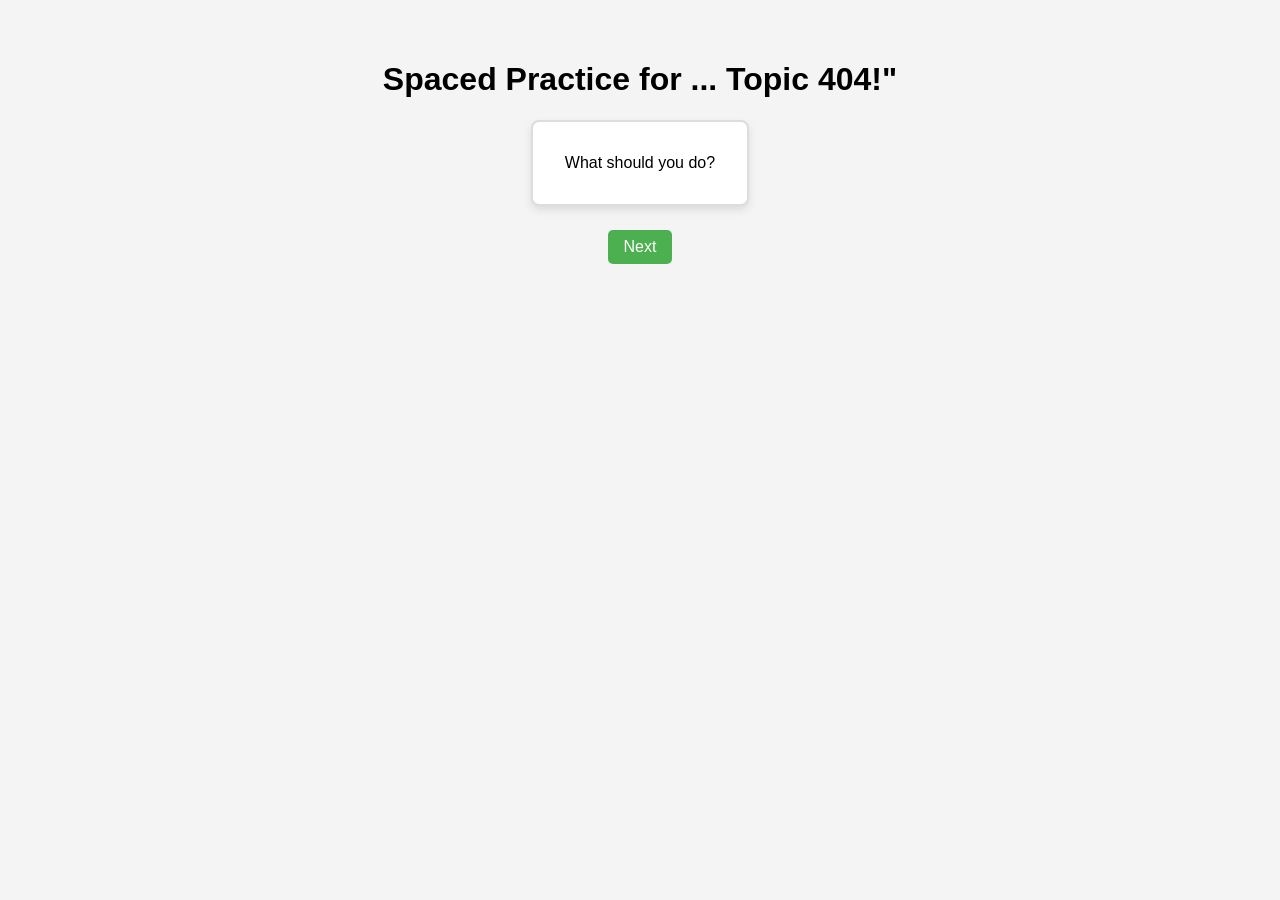
<file: flashCards/flashCardsSmall.html>
<!DOCTYPE html>
<html lang="en">
<head>
  <meta charset="UTF-8">
  <meta name="viewport" content="width=device-width, initial-scale=1.0">
  <title>Spaced Practice</title>
  <style>
    body {
      font-family: Arial, sans-serif;
      background-color: #f4f4f4;
      display: flex;
      flex-direction: column;
      align-items: center;
      padding: 2rem;
    }
    #card {
      background: white;
      border: 2px solid #ddd;
      border-radius: 8px;
      padding: 2rem;
      max-width: 600px;
      text-align: center;
      cursor: pointer;
      box-shadow: 0 4px 8px rgba(0,0,0,0.1);
    }
    #answer {
      display: none;
      margin-top: 1rem;
      font-style: italic;
      color: #2c662d;
    }
    #controls {
      margin-top: 1.5rem;
    }
    button {
      margin: 0 0.5rem;
      padding: 0.5rem 1rem;
      border: none;
      border-radius: 5px;
      background-color: #4CAF50;
      color: white;
      font-size: 1rem;
      cursor: pointer;
    }
    button:hover {
      background-color: #45a049;
    }
    #retireBtn {
      display: none;
    }
  </style>
</head>
<body>
  <h1 id="pageTitle"></h1>
  <div id="card">Click to reveal answer</div>
  <div id="answer"></div>
  <div id="controls">
    <button onclick="nextCard()">Next</button>
    <button id="retireBtn" onclick="retireCard()">Got it right</button>
    <button id="resetBtn" style="display: none;">🔁 Reset Deck</button>
  </div>


<script>

  const params = new URLSearchParams(window.location.search);
  const dataFile = params.get('data') || 'none';
  //const dataFile = params.get('data') || 'collins01';
  const tag = params.get('tag') || 'none';

  const script = document.createElement('script');
  script.src = `decks/${dataFile}.js`;

  //const pageTitleH1 = document.getElementById("pageTitle");
  //pageTitleH1.innerText = pageTitleH1.innerText + ' ' + dataFile;

  script.onload = () => {
    if (!window.flashcardData) {
      document.getElementById('card').innerText = `No data found in ${dataFile}.js`;
      return;
    }

    document.getElementById("pageTitle").textContent = 'Spaced Practice for ' + (window.topicHeading || "this Class");

    const flashcards = window.flashcardData;
    let filteredCards;

    if (tag !== 'none') {
      filteredCards = flashcards.filter(card => card.tags.includes(tag));
    }
    else { 
      filteredCards = flashcards; 
    }

    let currentIndex = null;
    let usedIndices = new Set();

    function nextCard() {
      document.getElementById('answer').style.display = 'none';
      document.getElementById('retireBtn').style.display = 'none';

      if (usedIndices.size === filteredCards.length) {
        document.getElementById('card').innerText = "🎉 You've completed all cards!";
        document.getElementById('answer').innerText = '';
        document.getElementById('resetBtn').style.display = 'inline-block';
        return;
      }

      do {
        currentIndex = Math.floor(Math.random() * filteredCards.length);
      } while (usedIndices.has(currentIndex));

      document.getElementById('card').innerText = filteredCards[currentIndex].question;
    }

    function retireCard() {
      usedIndices.add(currentIndex);
      nextCard();
    }

    document.getElementById('card').addEventListener('click', () => {
      const a = filteredCards[currentIndex].answer;
      const answerEl = document.getElementById('answer');
      answerEl.innerText = a;
      answerEl.style.display = 'block';
      document.getElementById('retireBtn').style.display = 'inline-block';
    });

    document.getElementById('retireBtn').onclick = retireCard;
    window.nextCard = nextCard;
    document.getElementById('resetBtn').onclick = () => {
      usedIndices.clear();
      document.getElementById('resetBtn').style.display = 'none';
      nextCard();
    };

    nextCard();
  };

  script.onerror = () => {
    document.getElementById('card').innerText = `Could not load ${dataFile}.js`;
  };

  document.head.appendChild(script);
</script>

</body>
</html>
</file>
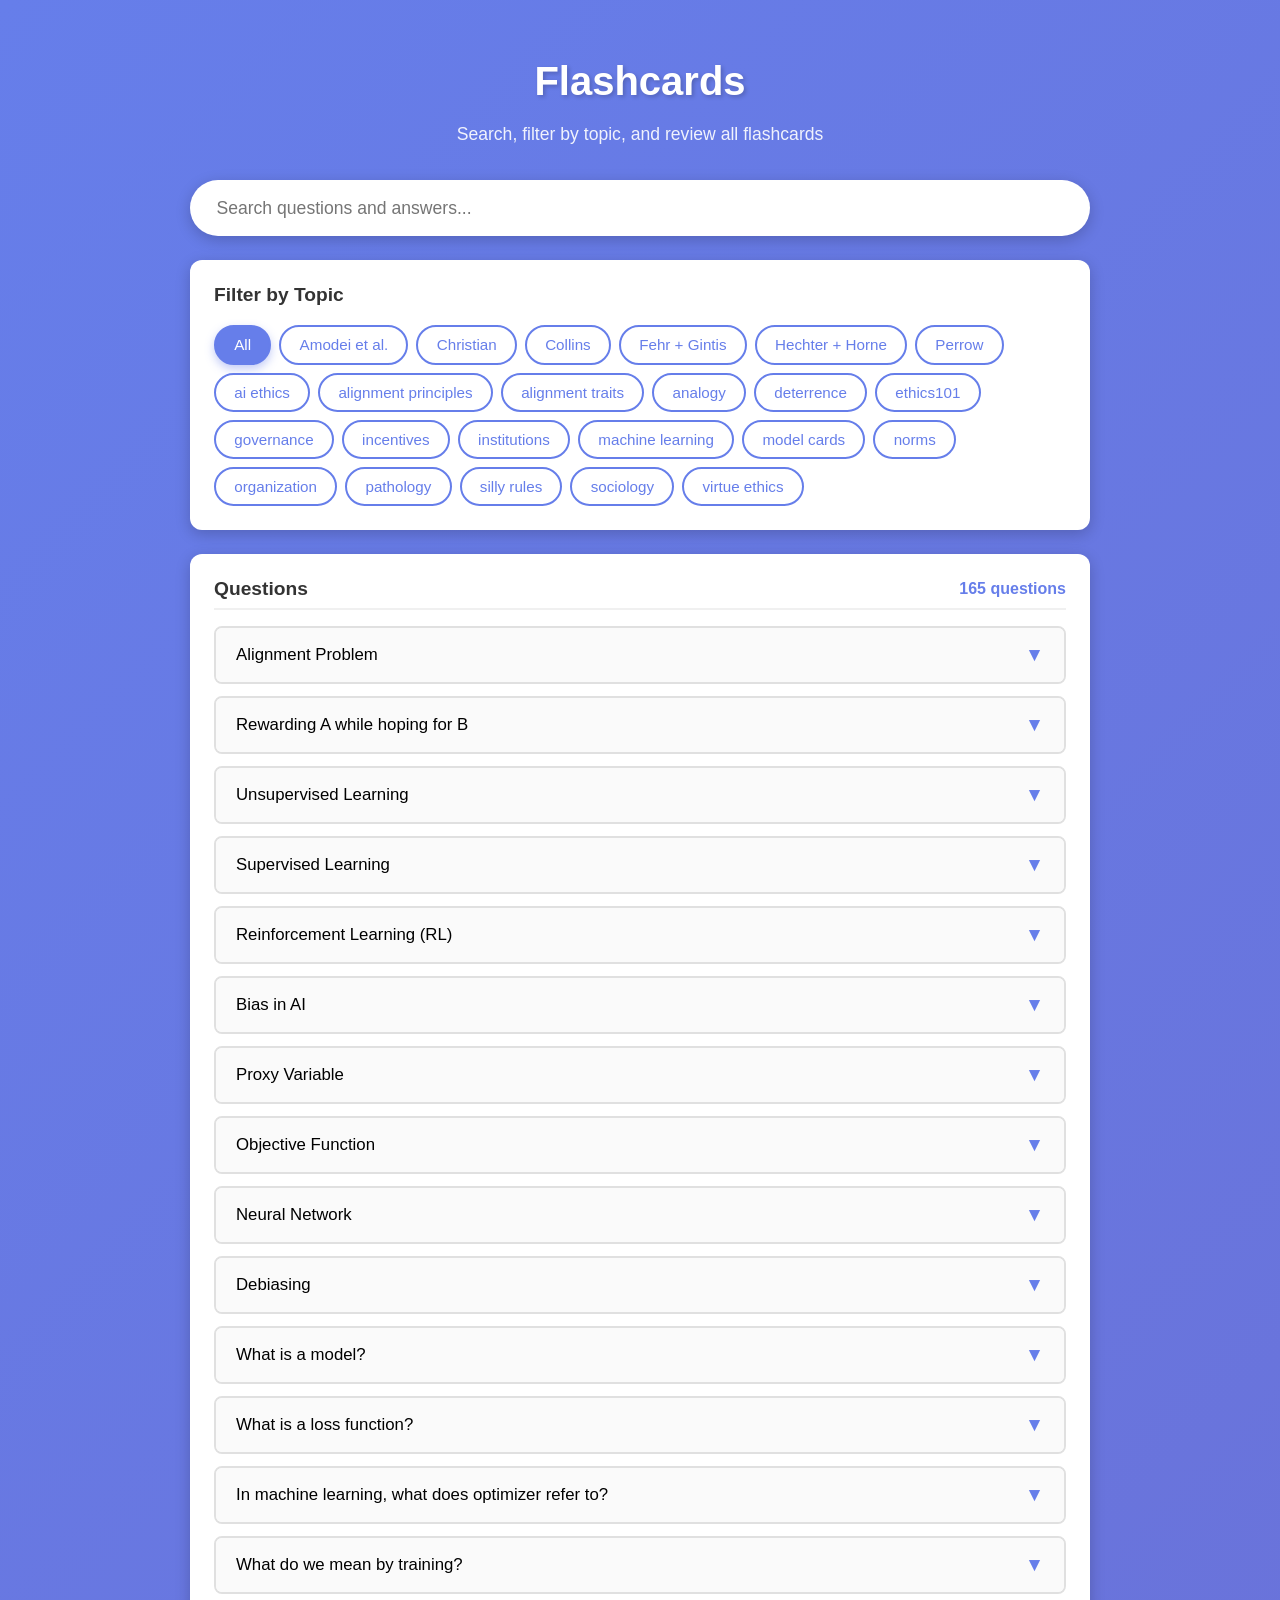
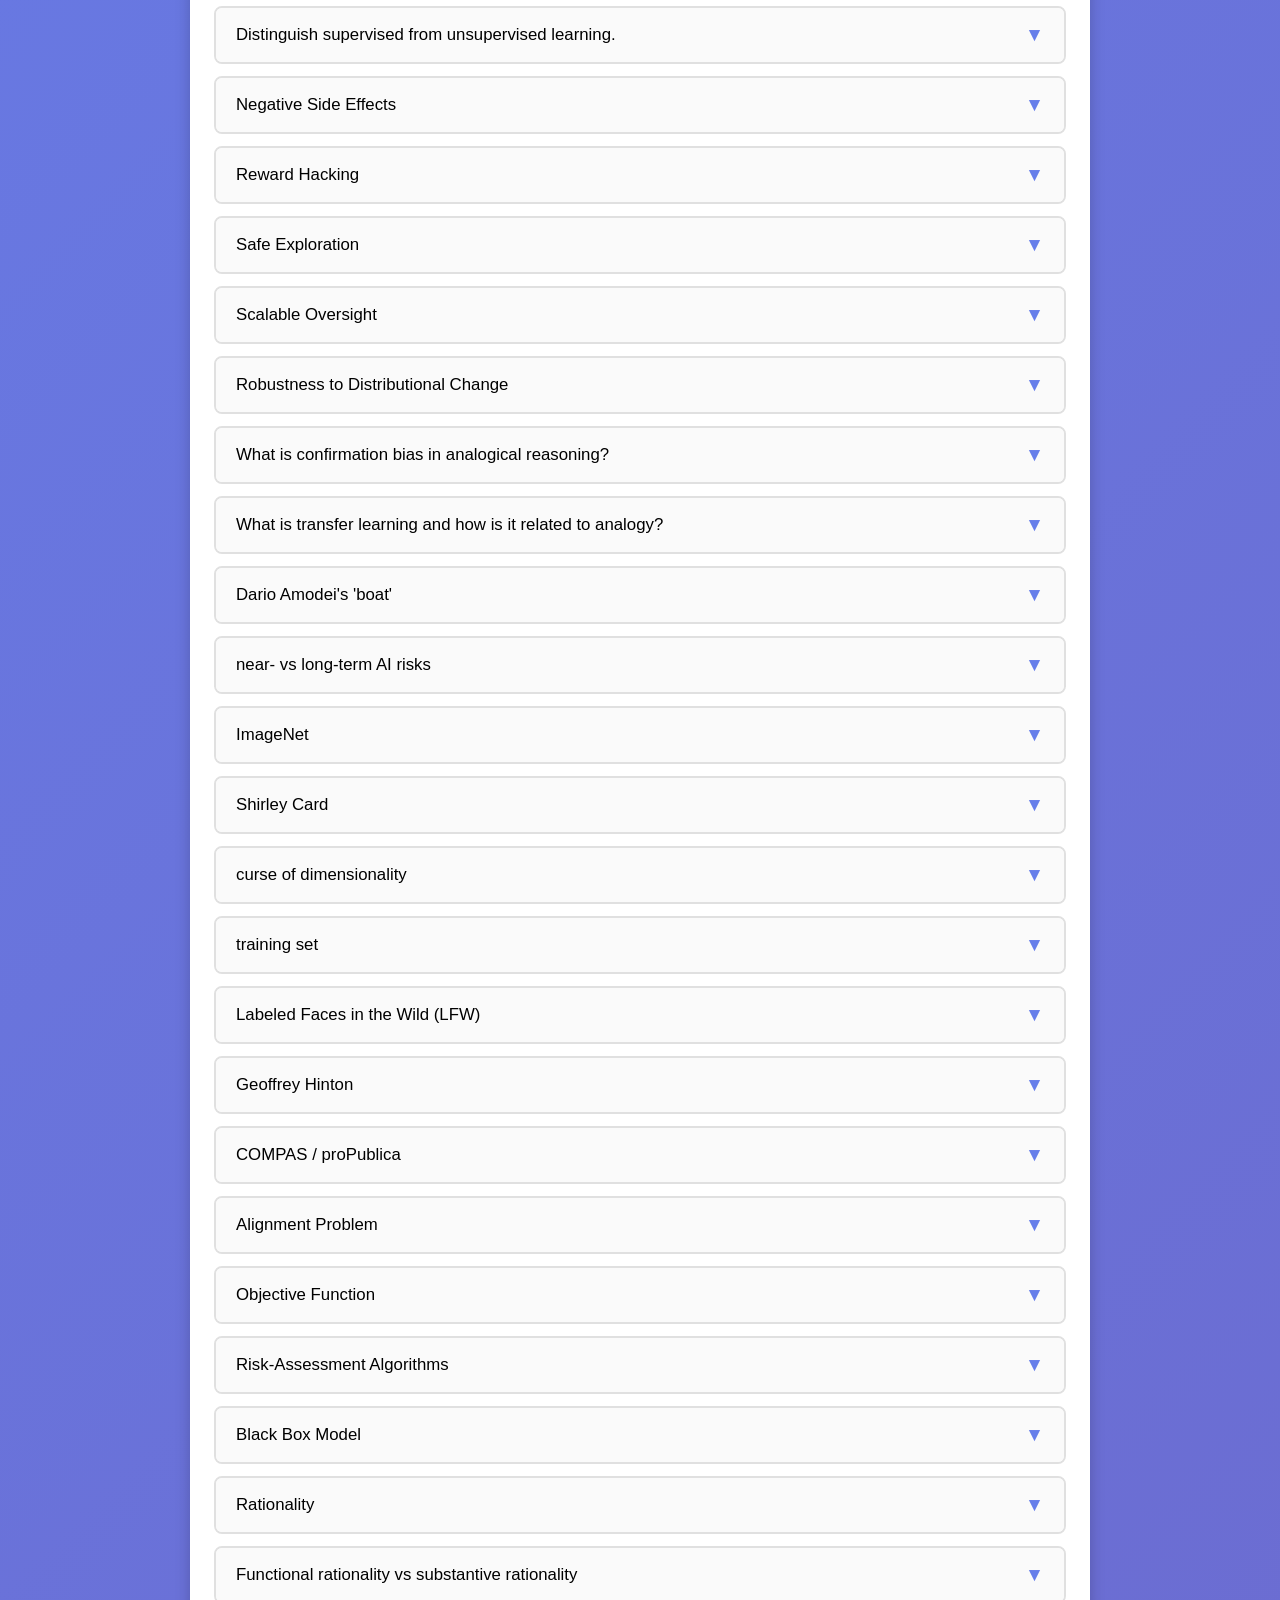
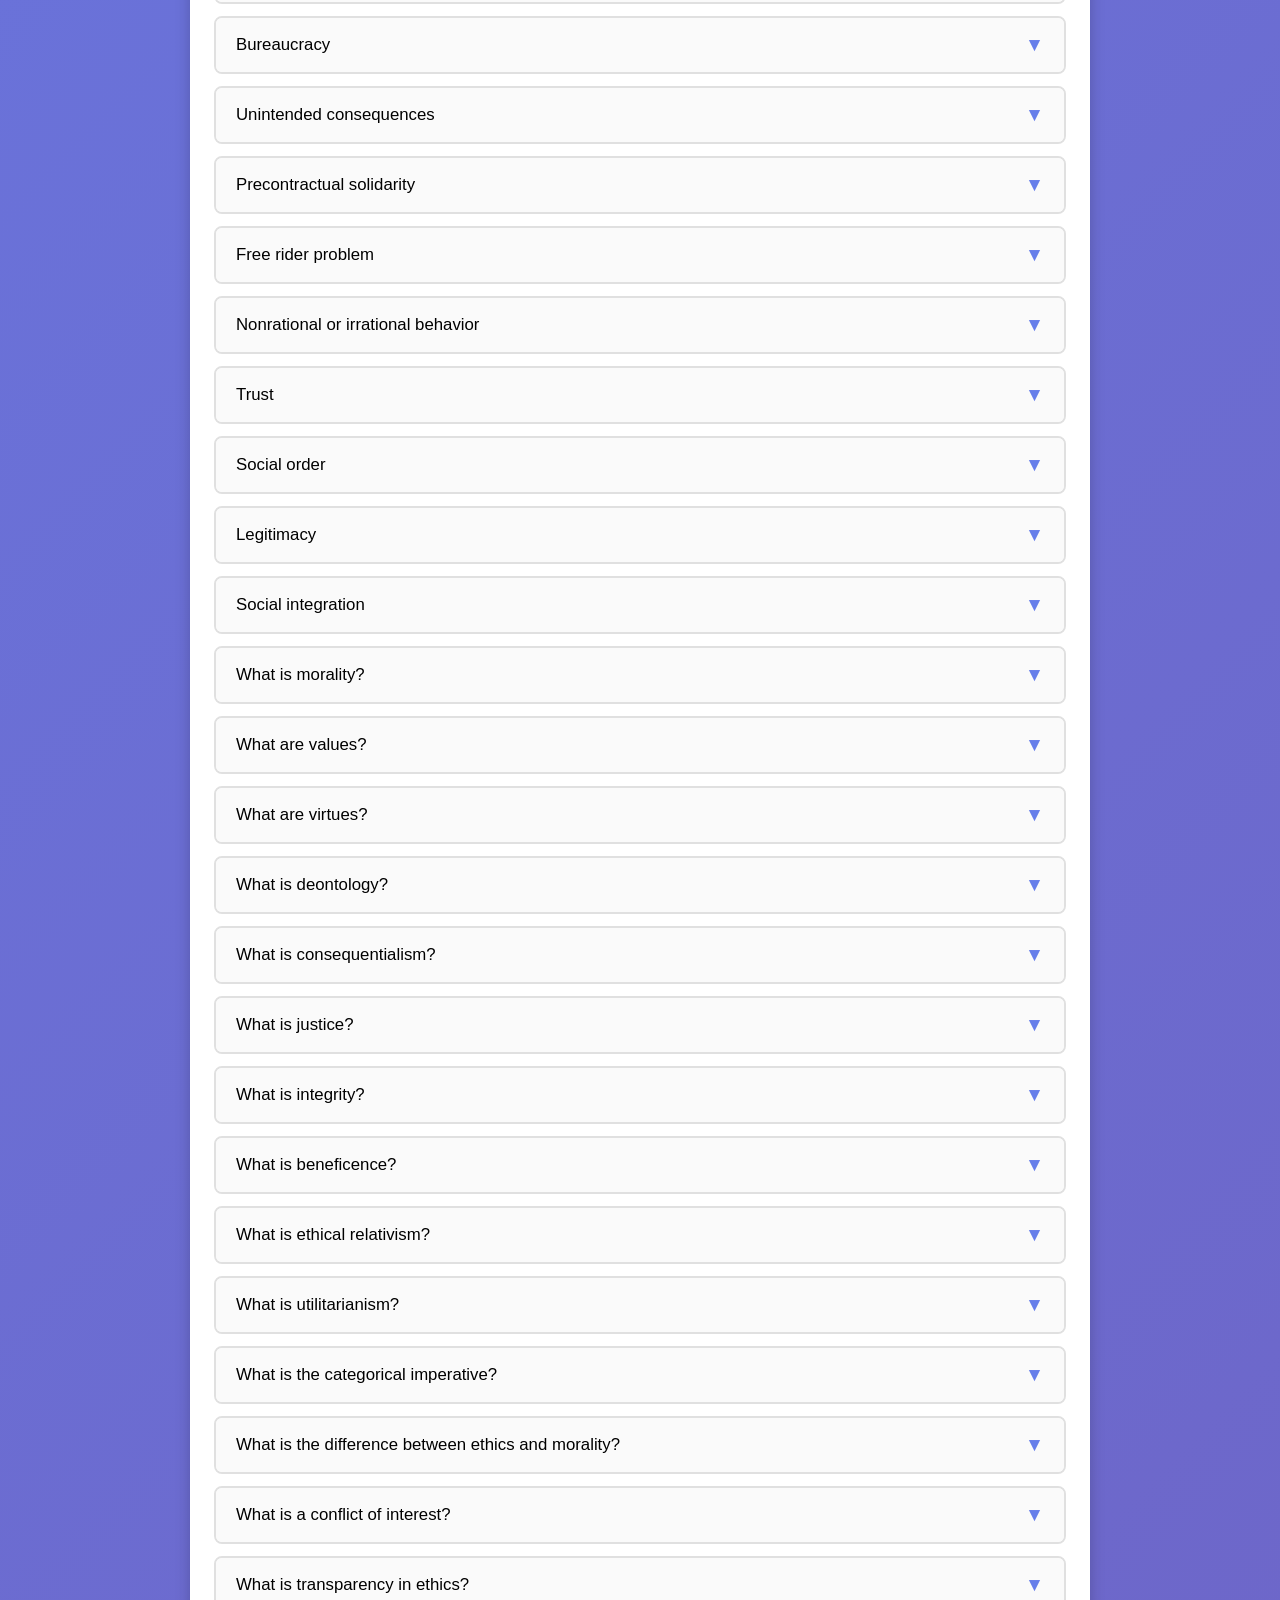
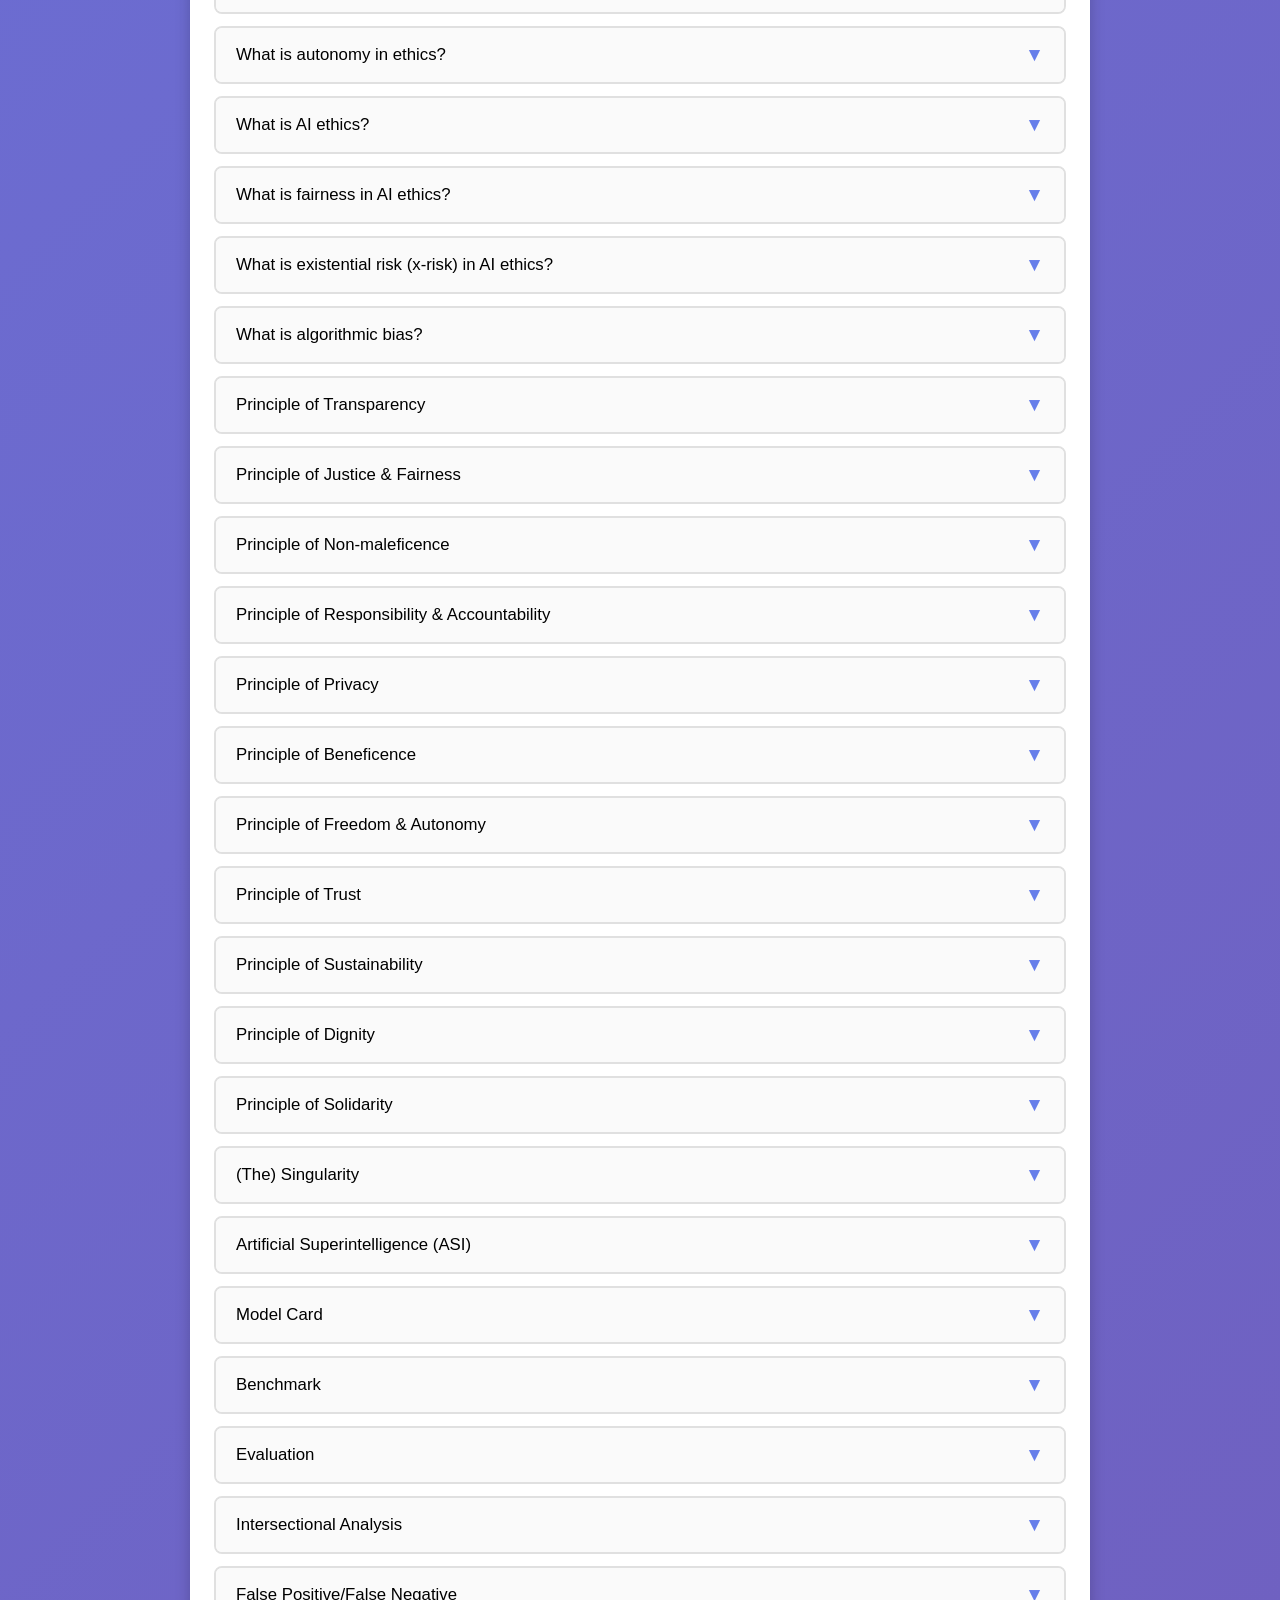
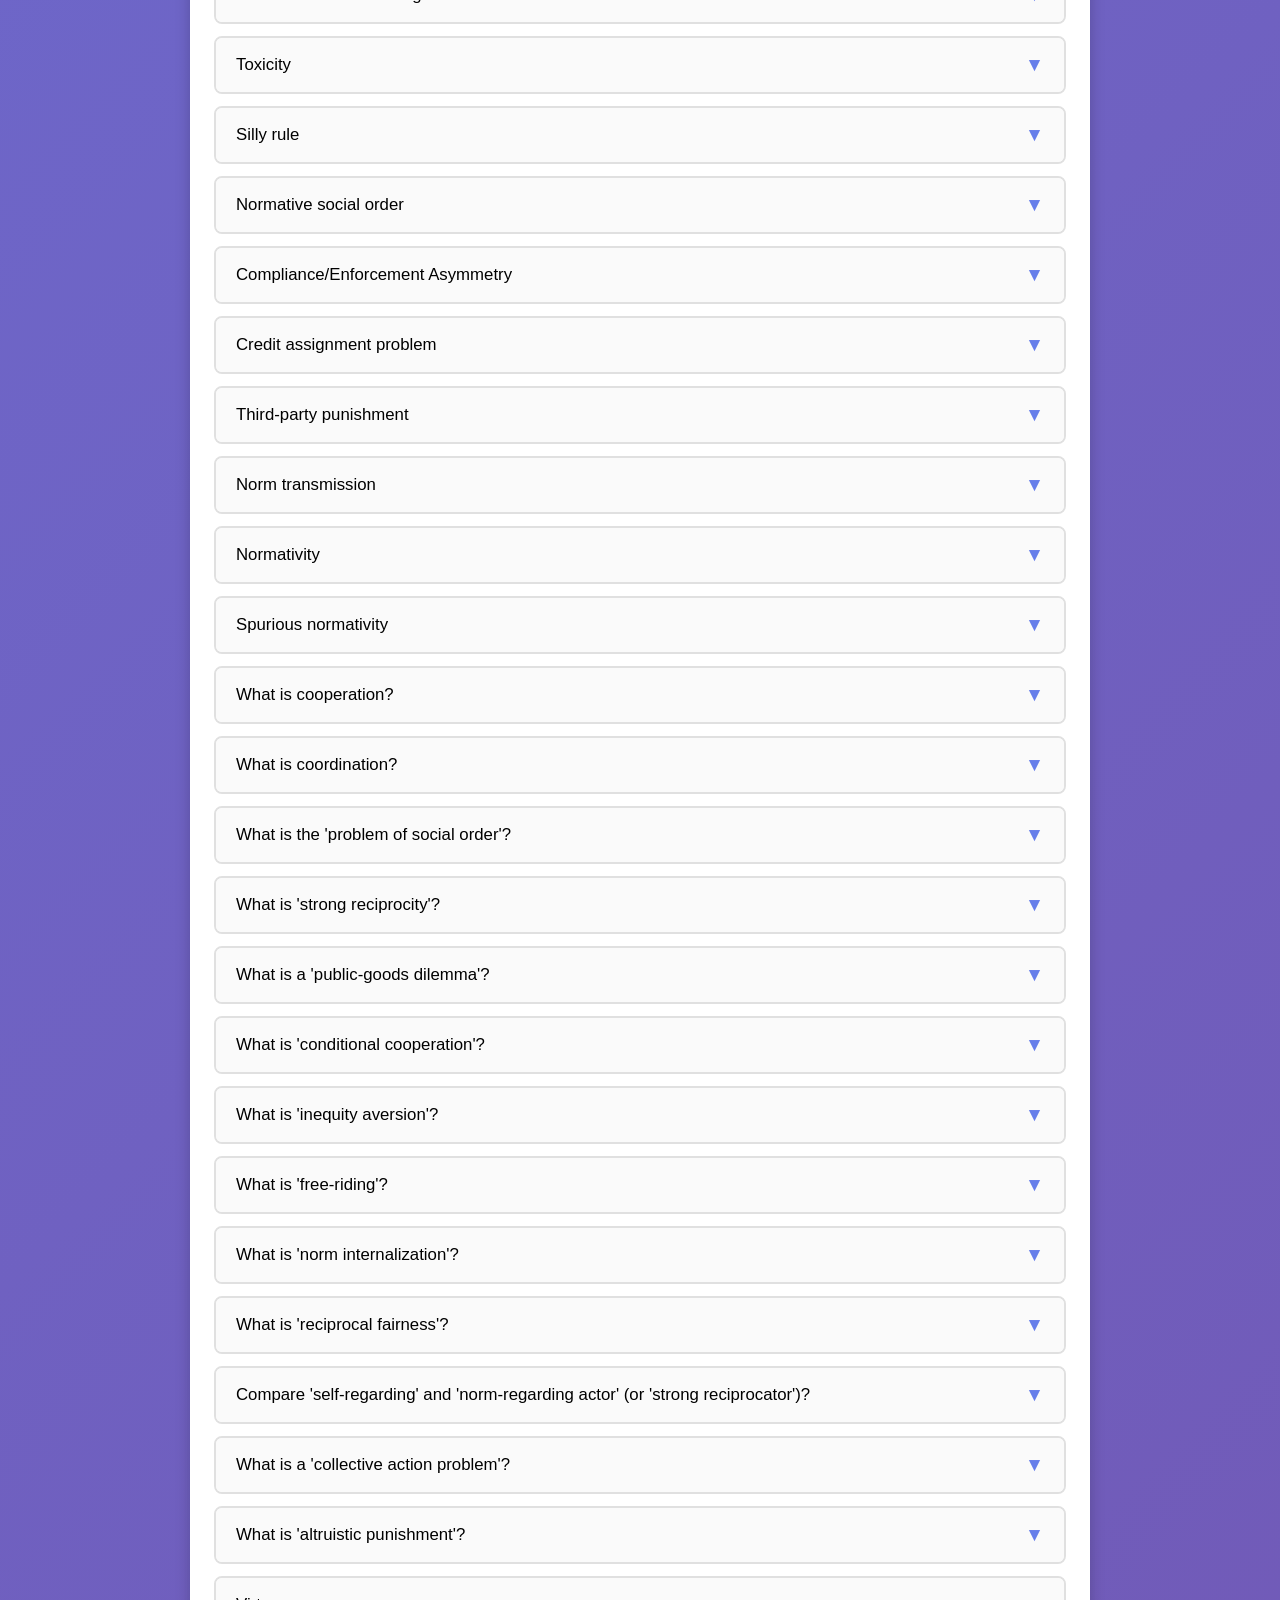
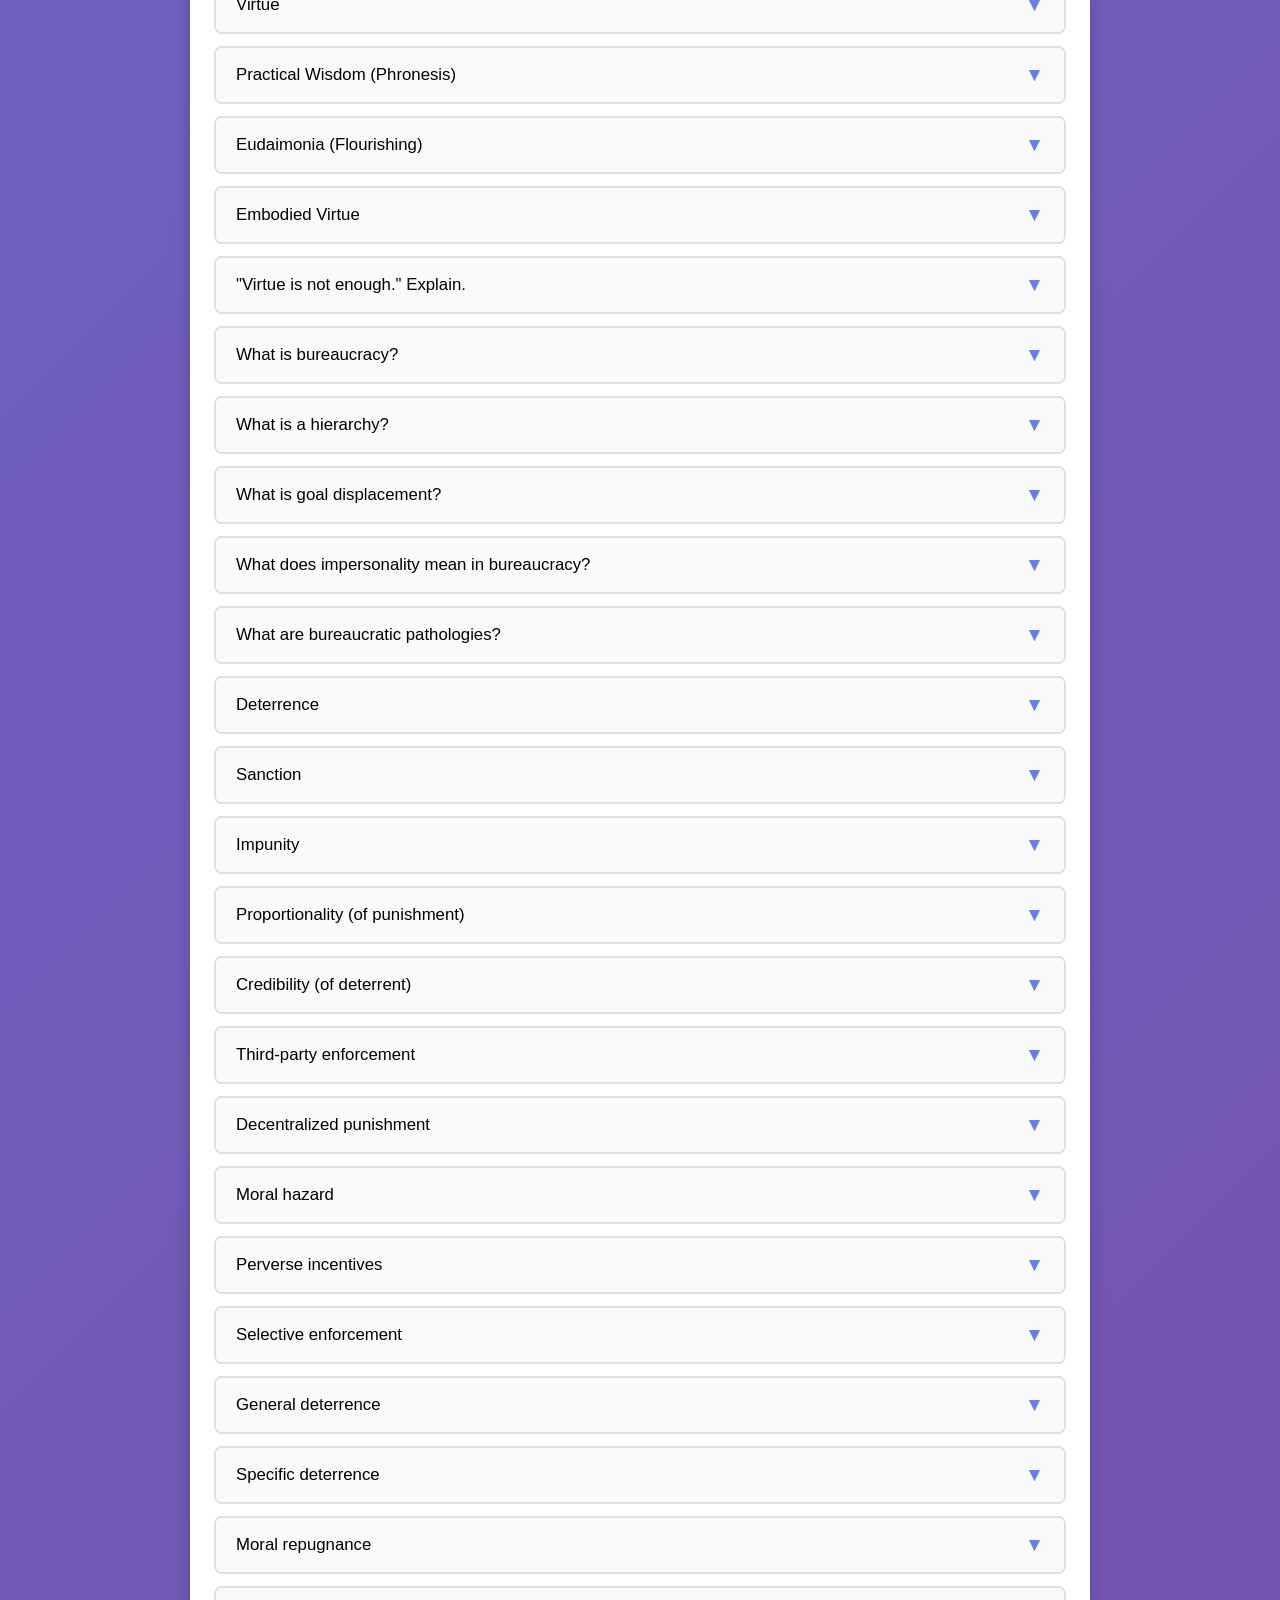
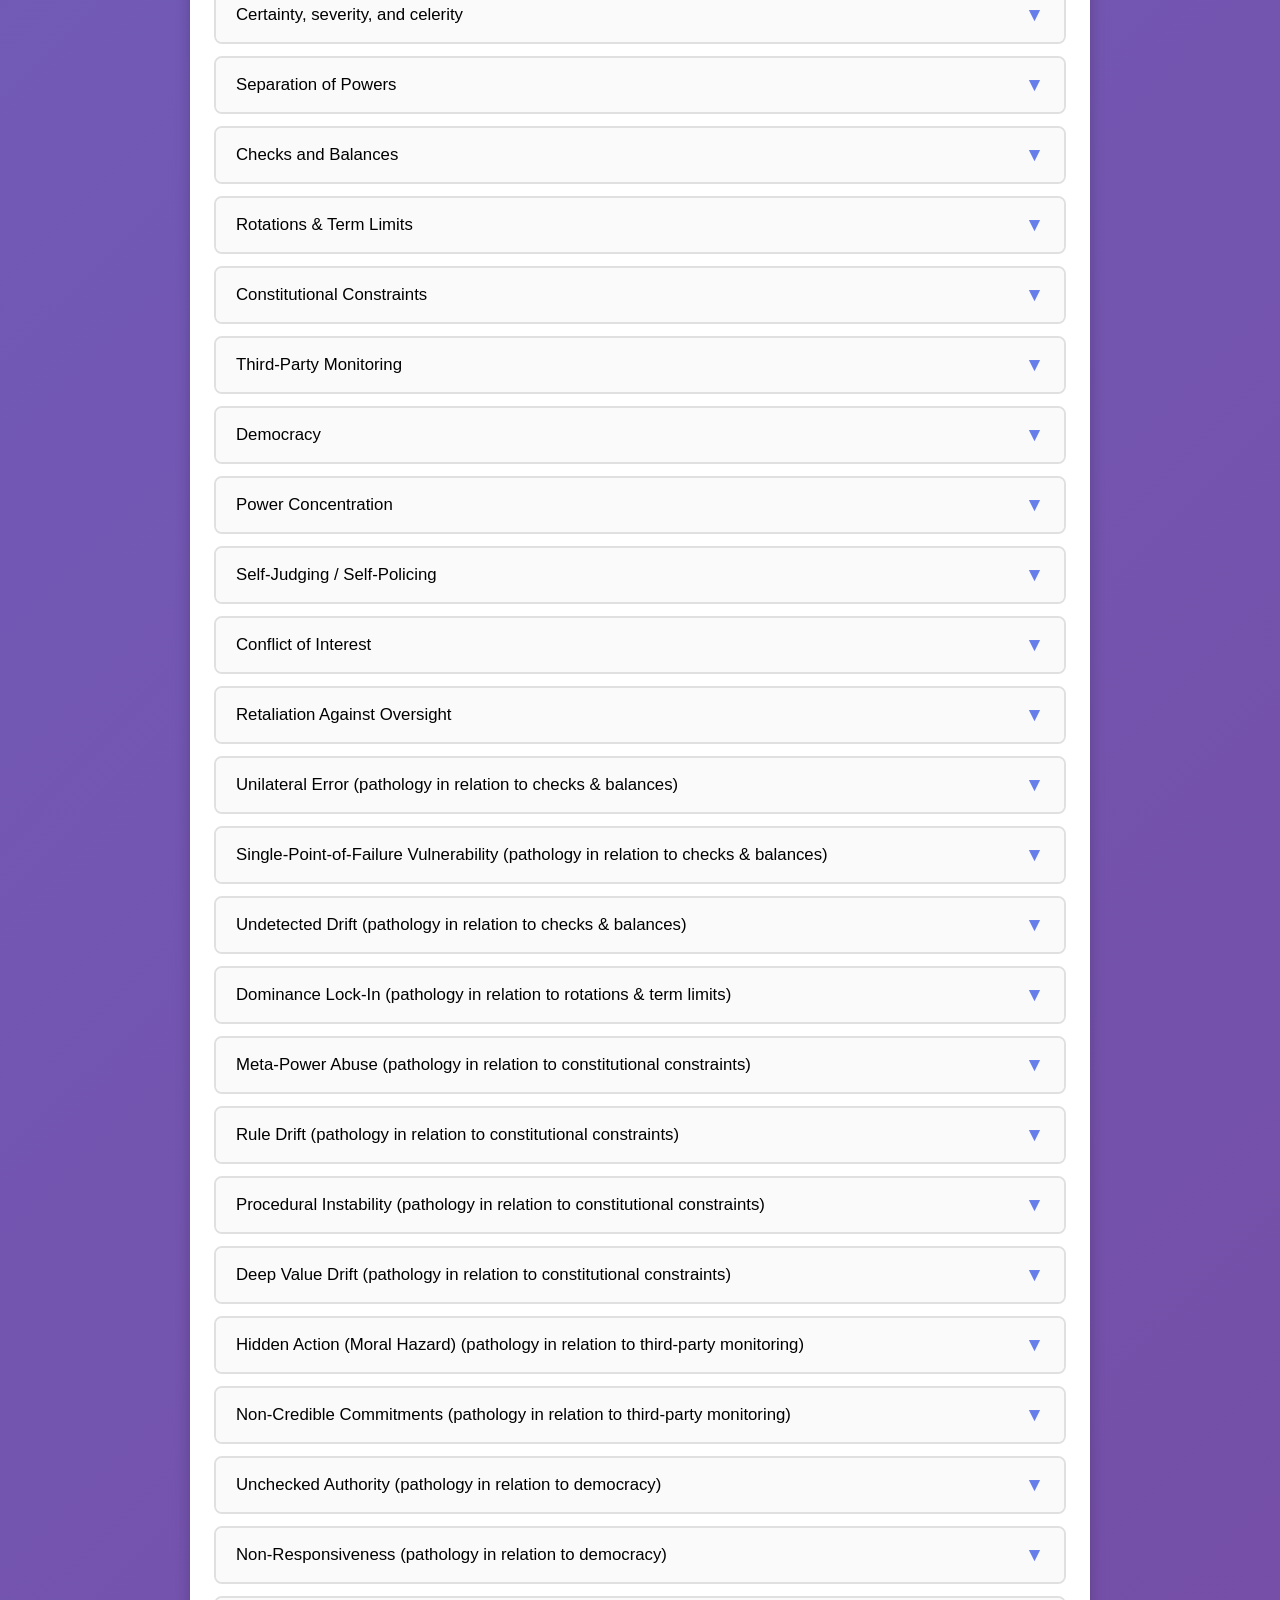
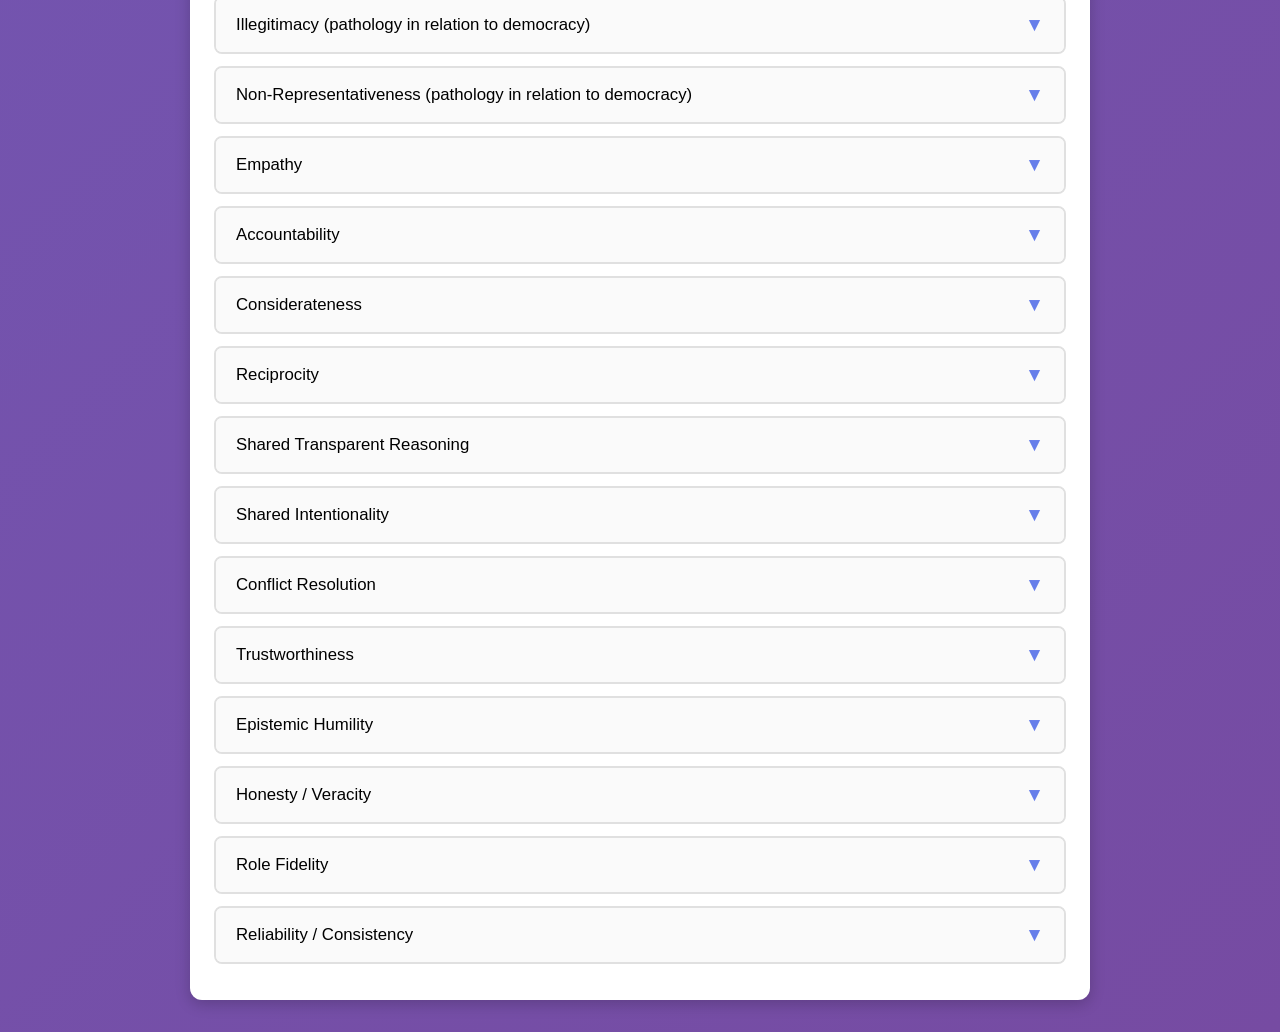
<file: flashCards/HMIA25ExamCatalogFilterSearch.html>
<!DOCTYPE html>
<html lang="en">
<head>
  <meta charset="UTF-8">
  <meta name="viewport" content="width=device-width, initial-scale=1.0">
  <title>Flashcards</title>
  <link rel="stylesheet" href="css/catalog.css">
</head>
<body>

<div class="container">
  <h1>Flashcards</h1>
  <p class="subtitle">Search, filter by topic, and review all flashcards</p>

  <div class="search-section">
    <input
      type="text"
      id="searchInput"
      placeholder="Search questions and answers..."
      autocomplete="off"
    >
  </div>

  <div class="tag-section">
    <h2>Filter by Topic</h2>
    <div class="tag-buttons" id="tagButtons">
      <button class="tag-btn active" data-tag="all">All</button>
    </div>
  </div>

  <div class="questions-section">
    <div class="questions-header">
      <h2>Questions</h2>
      <span class="question-count" id="questionCount">0 questions</span>
    </div>
    <div id="questionsList">
      <div class="loading">Loading flashcards...</div>
    </div>
  </div>
</div>

<script>
window.catalogDataFiles = ['exam'];
</script>
<script src="js/catalog-engine.js"></script>

</body>
</html>
</file>
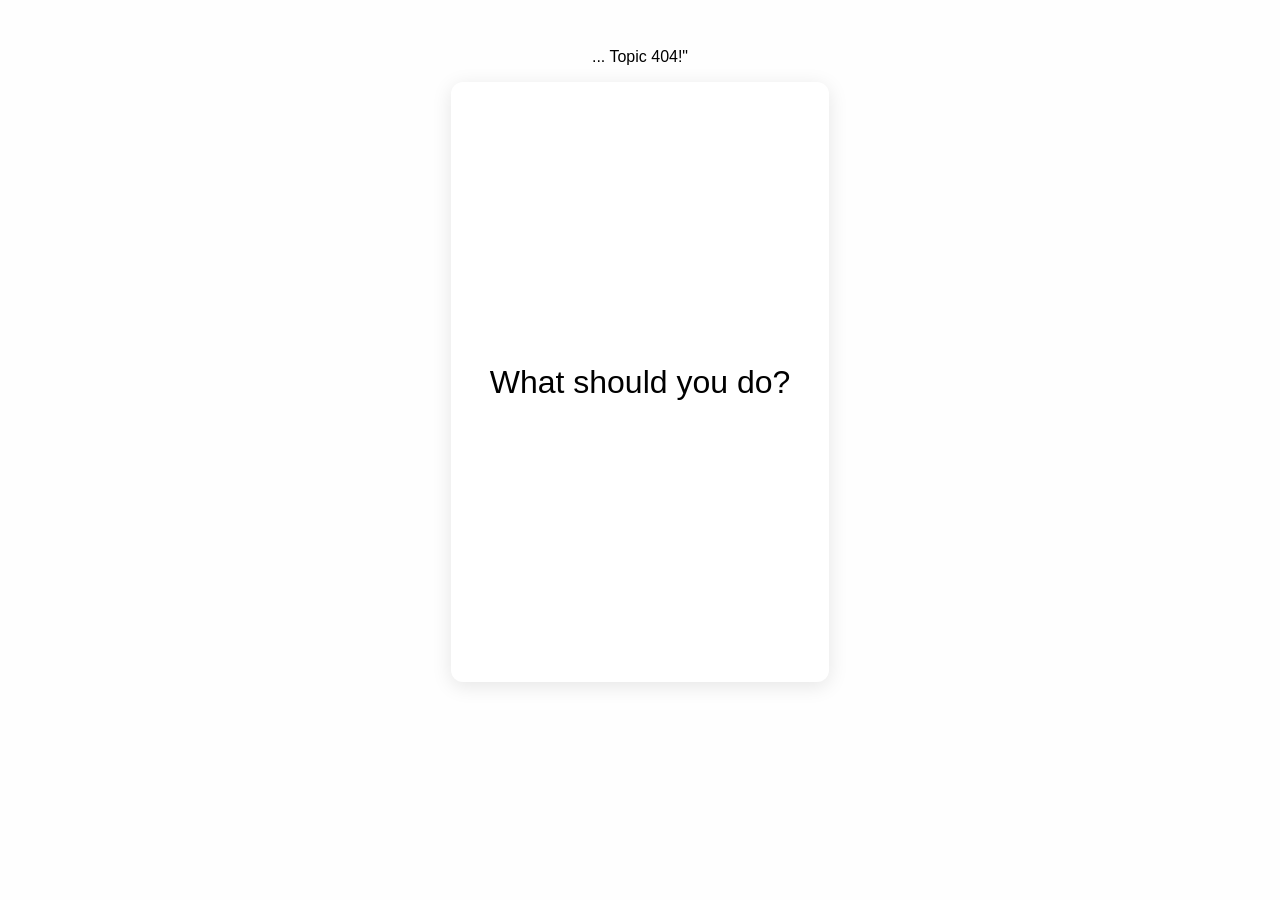
<file: flashCards/HMIA25examFlashCards.html>
<!DOCTYPE html>
<html lang="en">
<head>
  <meta charset="UTF-8">
  <meta name="viewport" content="width=device-width, initial-scale=1.0">
  <title>Spaced Practice – Exam Mode</title>
  <link rel="stylesheet" href="css/flip-card.css">
</head>
<body>
  <p id="pageTitle"></p>

  <div class="card-wrapper">
    <div class="card" id="card">
      <div class="card-inner" id="cardInner">
        <div class="card-front" id="cardFront">Loading...</div>
        <div class="card-back" id="cardBack"></div>
      </div>
    </div>
  </div>

  <div class="controls">
    <button id="resetBtn" style="display: inline-block;">🔁 Reset Deck</button>
  </div>

  <script>
    const params = new URLSearchParams(window.location.search);
    const dataFile = params.get('data') || 'none';
    const tag = params.get('tag') || 'none';

    const script = document.createElement('script');
    script.src = `decks/${dataFile}.js`;

    script.onload = () => {
      if (!window.flashcardData) {
        document.getElementById('cardFront').innerText =
          `No data found in ${dataFile}.js`;
        return;
      }

      document.getElementById("pageTitle").textContent =
        window.topicHeading || "Flashcards";

      const flashcards = window.flashcardData;
      let filteredCards;

      if (tag !== 'none') {
        filteredCards = flashcards.filter(card => card.tags.includes(tag));
      } else {
        filteredCards = flashcards;
      }

      let currentIndex = null;
      let usedIndices = new Set();
      const frontEl = document.getElementById("cardFront");
      const cardEl = document.getElementById("card");

      function nextCard() {
        if (usedIndices.size === filteredCards.length) {
          frontEl.innerText = "🎉 You've completed all cards!\nClick Reset to start over.";
          document.getElementById('resetBtn').style.display = 'inline-block';
          return;
        }

        document.getElementById('resetBtn').style.display = 'none';

        const unused = filteredCards
          .map((_, i) => i)
          .filter(i => !usedIndices.has(i));

        currentIndex = unused[Math.floor(Math.random() * unused.length)];
        frontEl.innerText = filteredCards[currentIndex].question;
      }

      cardEl.addEventListener("click", () => {
        if (usedIndices.size === filteredCards.length) return;
        if (currentIndex !== null) usedIndices.add(currentIndex);
        nextCard();
      });

      document.getElementById('resetBtn').onclick = () => {
        usedIndices.clear();
        nextCard();
      };

      nextCard();
    };

    script.onerror = () => {
      document.getElementById('cardFront').innerText =
        `Could not load ${dataFile}.js`;
    };

    document.head.appendChild(script);
  </script>
</body>
</html>
</file>
<file: flashCards/css/catalog.css>
/* catalog.css — shared styles for catalog/search apps */

* {
  box-sizing: border-box;
}

body {
  margin: 0;
  font-family: -apple-system, BlinkMacSystemFont, 'Segoe UI', Roboto, Oxygen, Ubuntu, sans-serif;
  background: linear-gradient(135deg, #667eea 0%, #764ba2 100%);
  min-height: 100vh;
  padding: 2em 1em;
}

.container {
  max-width: 900px;
  margin: 0 auto;
}

h1 {
  color: white;
  text-align: center;
  margin-bottom: 0.5em;
  font-size: 2.5em;
  text-shadow: 2px 2px 4px rgba(0,0,0,0.2);
}

.subtitle {
  color: rgba(255,255,255,0.9);
  text-align: center;
  margin-bottom: 2em;
  font-size: 1.1em;
}

/* Search Bar */
.search-section {
  margin-bottom: 1.5em;
}

#searchInput {
  width: 100%;
  padding: 1em 1.5em;
  font-size: 1.1em;
  border: none;
  border-radius: 50px;
  box-shadow: 0 4px 15px rgba(0,0,0,0.2);
  outline: none;
  transition: box-shadow 0.3s;
}

#searchInput:focus {
  box-shadow: 0 6px 20px rgba(0,0,0,0.3);
}

/* Tag Filters */
.tag-section {
  background: white;
  padding: 1.5em;
  border-radius: 12px;
  box-shadow: 0 4px 15px rgba(0,0,0,0.2);
  margin-bottom: 1.5em;
}

.tag-section h2 {
  margin: 0 0 1em 0;
  font-size: 1.2em;
  color: #333;
}

.tag-buttons {
  display: flex;
  flex-wrap: wrap;
  gap: 0.5em;
}

.tag-btn {
  padding: 0.6em 1.2em;
  border: 2px solid #667eea;
  background: white;
  color: #667eea;
  border-radius: 25px;
  cursor: pointer;
  font-size: 0.95em;
  font-weight: 500;
  transition: all 0.3s;
  outline: none;
}

.tag-btn:hover {
  background: #f0f0f0;
  transform: translateY(-2px);
}

.tag-btn.active {
  background: #667eea;
  color: white;
  box-shadow: 0 4px 10px rgba(102, 126, 234, 0.4);
}

/* Questions Section */
.questions-section {
  background: white;
  padding: 1.5em;
  border-radius: 12px;
  box-shadow: 0 4px 15px rgba(0,0,0,0.2);
}

.questions-header {
  display: flex;
  justify-content: space-between;
  align-items: center;
  margin-bottom: 1em;
  padding-bottom: 0.5em;
  border-bottom: 2px solid #f0f0f0;
}

.questions-header h2 {
  margin: 0;
  font-size: 1.2em;
  color: #333;
}

.question-count {
  color: #667eea;
  font-weight: 600;
  font-size: 1em;
}

/* Question Cards */
.question-card {
  border: 2px solid #e0e0e0;
  border-radius: 8px;
  margin-bottom: 0.75em;
  overflow: hidden;
  transition: all 0.3s;
}

.question-card:hover {
  border-color: #667eea;
  box-shadow: 0 2px 8px rgba(102, 126, 234, 0.2);
}

.question-header {
  padding: 1em 1.25em;
  cursor: pointer;
  background: #fafafa;
  display: flex;
  justify-content: space-between;
  align-items: center;
  transition: background 0.3s;
}

.question-header:hover {
  background: #f0f0f0;
}

.question-card.expanded .question-header {
  background: #667eea;
  color: white;
}

.question-text {
  flex: 1;
  font-weight: 500;
  font-size: 1.05em;
  padding-right: 1em;
}

.expand-icon {
  font-size: 1.2em;
  transition: transform 0.3s;
  color: #667eea;
}

.question-card.expanded .expand-icon {
  transform: rotate(180deg);
  color: white;
}

.answer-section {
  max-height: 0;
  overflow: hidden;
  transition: max-height 0.4s ease-out;
}

.answer-content {
  padding: 1.5em 1.25em;
  background: #f9f9f9;
  border-top: 2px solid #e0e0e0;
  position: relative;
}

.answer-text {
  color: #2d572c;
  font-size: 1.05em;
  line-height: 1.6;
  font-style: italic;
  margin-bottom: 2em;
}

.source-badge {
  position: absolute;
  bottom: 0.5em;
  right: 0.75em;
  background: #667eea;
  color: white;
  padding: 0.3em 0.8em;
  border-radius: 15px;
  font-size: 0.8em;
  font-weight: 500;
}

/* Loading and Empty States */
.loading {
  text-align: center;
  padding: 3em;
  color: #666;
  font-size: 1.2em;
}

.empty-state {
  text-align: center;
  padding: 3em;
  color: #666;
}

.empty-state-icon {
  font-size: 3em;
  margin-bottom: 0.5em;
}

.empty-state-text {
  font-size: 1.2em;
}

/* Responsive */
@media (max-width: 600px) {
  body {
    padding: 1em 0.5em;
  }

  h1 {
    font-size: 2em;
  }

  .tag-section, .questions-section {
    padding: 1em;
  }

  .question-header {
    padding: 0.75em 1em;
  }

  .answer-content {
    padding: 1em;
  }

  .question-text {
    font-size: 0.95em;
  }

  .answer-text {
    font-size: 0.95em;
  }
}
</file>
<file: flashCards/css/flip-card.css>
/* flip-card.css — shared styles for flip-card study apps */

body {
  margin: 0;
  font-family: sans-serif;
  min-height: 100vh;
  display: flex;
  flex-direction: column;
  align-items: center;
  justify-content: flex-start;
  padding: 2em 1em;
  background: #fefefe;
  box-sizing: border-box;
}

.card-wrapper {
  display: flex;
  justify-content: center;
  align-items: center;
  width: 100%;
  perspective: 1000px;
  box-sizing: border-box;
}

.card {
  width: 100%;
  max-width: 420px;
  height: 600px;
  margin: 0 auto;
  position: relative;
  z-index: 1;
}

.card-inner {
  width: 100%;
  height: 100%;
  position: relative;
  transition: transform 0.6s;
  transform-style: preserve-3d;
  will-change: transform;
}

.card.flipped .card-inner {
  transform: rotateY(180deg);
}

.card-front,
.card-back {
  position: absolute;
  width: calc(100% - 10%);
  height: 100%;
  top: 0;
  box-sizing: border-box;
  backface-visibility: hidden;
  display: flex;
  justify-content: center;
  align-items: center;
  padding: 1em;
  box-shadow: 0 4px 20px rgba(0,0,0,0.1);
  border-radius: 12px;
  background: white;
}

.card-front {
  left: 50%;
  transform: translateX(-50%);
  font-size: 2em;
  text-align: center;
}

.card-back {
  left: 5%;
  position: relative;
  font-size: 2em;
  transform: rotateY(180deg);
  background: #e6f5e6;
  color: #2d572c;
  font-style: italic;
}

.controls {
  margin-top: 3em;
  z-index: 2;
  position: relative;
}

.controls button {
  margin-right: 10px;
  font-size: 2em;
  padding: 0.5em 1em;
}
</file>
